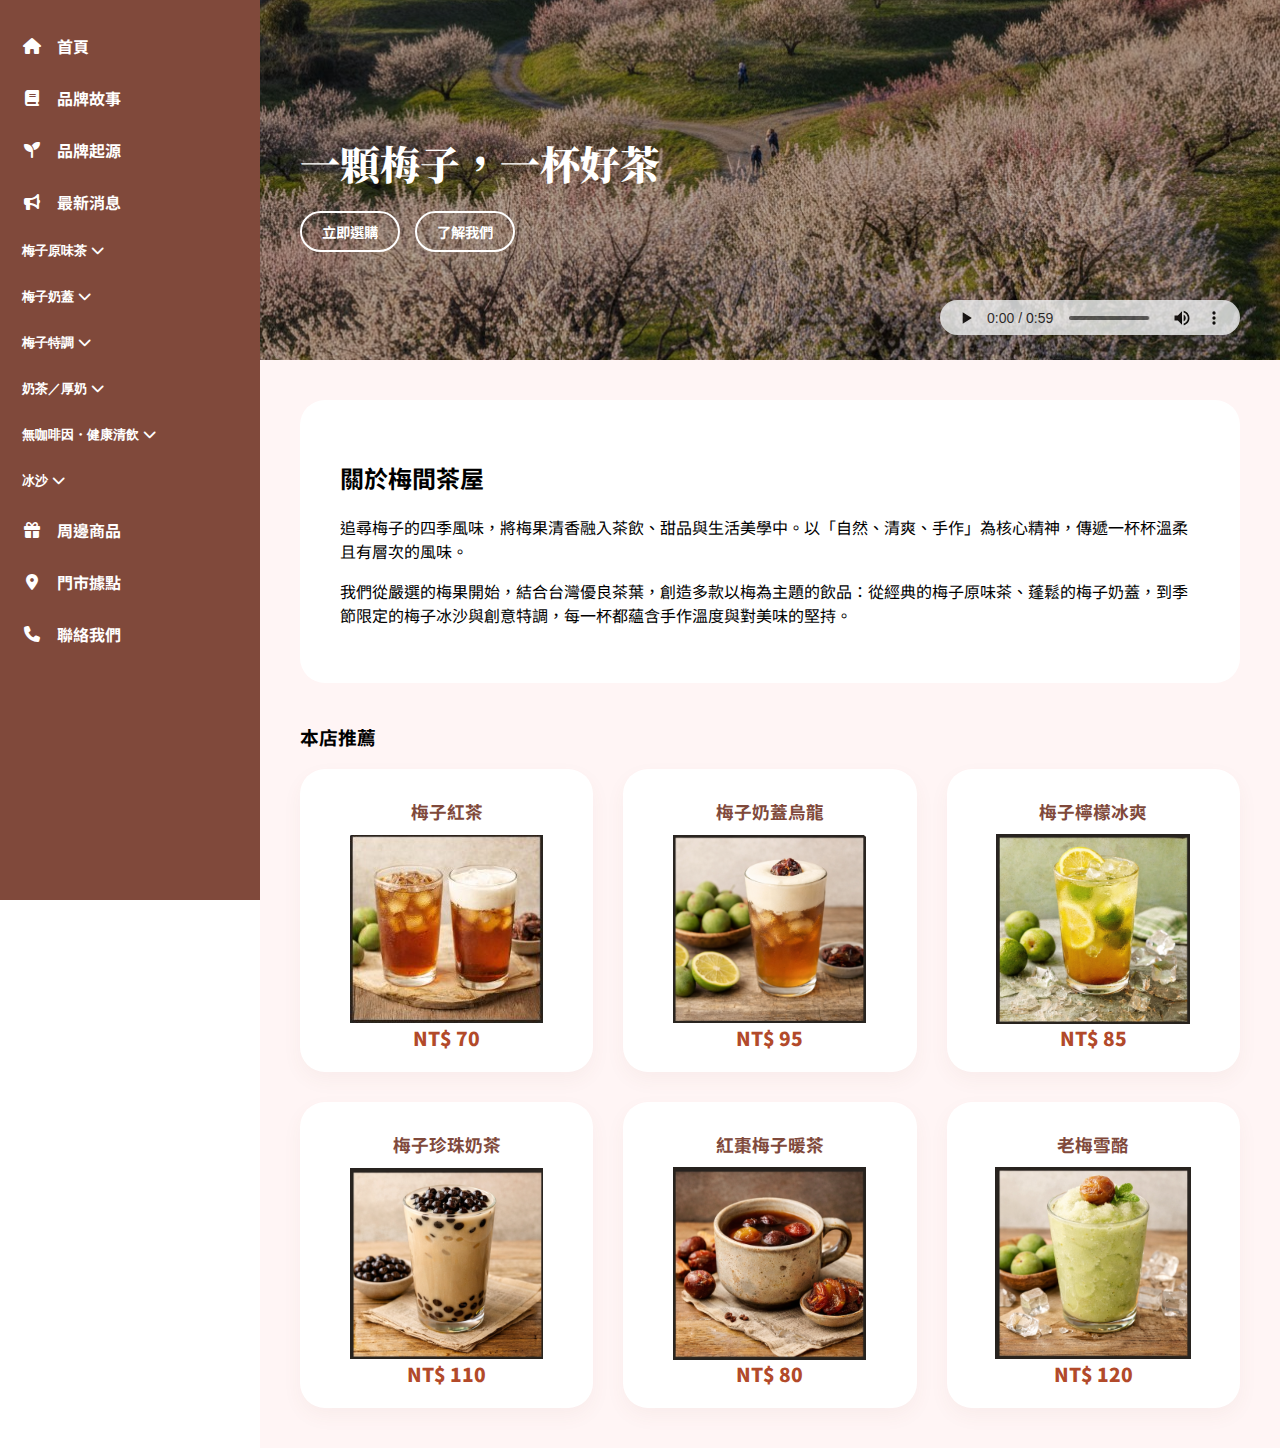
<file: index.html>
<!DOCTYPE html>
<html lang="zh-Hant">
<head>
    <meta charset="utf-8" />
    <meta name="viewport" content="width=device-width, initial-scale=1" />
    <title>梅間茶屋 | 一顆梅子，一杯好茶</title>
    <link rel="stylesheet" href="https://cdnjs.cloudflare.com/ajax/libs/font-awesome/6.5.0/css/all.min.css">
    <link rel="stylesheet" href="style2.css">
</head>
<body>

    <aside class="site-aside">
        <nav>
            <ul>
                <li><a href="index.html"><i class="fa-solid fa-house"></i> 首頁</a></li>
                <li><a href="about.html"><i class="fa-solid fa-book"></i> 品牌故事</a></li>
                <li><a href="origin.html"><i class="fa-solid fa-seedling"></i> 品牌起源</a></li>
                <li><a href="news.html"><i class="fa-solid fa-bullhorn"></i> 最新消息</a></li>
                
                <li class="menu-group">
                    <button class="menu-toggle">梅子原味茶 <i class="fa-solid fa-chevron-down"></i></button>
                    <ul class="submenu">
                        <li><a href="product_redtea.html">梅子紅茶</a></li>
                        <li><a href="product_greentea.html">梅子綠茶</a></li>
                        <li><a href="product_oolong.html">梅子烏龍</a></li>
                        <li><a href="product_qingcha.html">梅子青茶</a></li>
                    </ul>
                </li>

                <li class="menu-group">
                    <button class="menu-toggle">梅子奶蓋 <i class="fa-solid fa-chevron-down"></i></button>
                    <ul class="submenu">
                        <li><a href="milkcap_redtea.html">梅子奶蓋紅茶</a></li>
                        <li><a href="milkcap_oolong.html">梅子奶蓋烏龍</a></li>
                        <li><a href="milkcap_qingcha.html">梅子奶蓋青茶</a></li>
                    </ul>
                </li>

                <li class="menu-group">
                    <button class="menu-toggle">梅子特調 <i class="fa-solid fa-chevron-down"></i></button>
                    <ul class="submenu">
                        <li><a href="special_lemon.html">梅子檸檬冰爽</a></li>
                        <li><a href="special_bubble.html">青梅氣泡飲</a></li>
                        <li><a href="special_fruittea.html">梅蜜水果茶</a></li>
                        <li><a href="special_jelly.html">梅子凍飲茶</a></li>
                    </ul>
                </li>

                <li class="menu-group">
                    <button class="menu-toggle">奶茶／厚奶 <i class="fa-solid fa-chevron-down"></i></button>
                    <ul class="submenu">
                        <li><a href="thick_milk_qingcha.html">厚奶青茶</a></li>
                        <li><a href="thick_milk_brown.html">黑糖厚奶</a></li>
                        <li><a href="thick_milk_pearl.html">梅子珍珠奶茶</a></li>
                    </ul>
                </li>

                <li class="menu-group">
                    <button class="menu-toggle">無咖啡因・健康清飲 <i class="fa-solid fa-chevron-down"></i></button>
                    <ul class="submenu">
                        <li><a href="health_warm.html">紅棗梅子暖茶</a></li>
                        <li><a href="health_cassia.html">梅子決明子茶</a></li>
                        <li><a href="health_herb.html">檸檬梅花草茶</a></li>
                    </ul>
                </li>

                <li class="menu-group">
                    <button class="menu-toggle">冰沙 <i class="fa-solid fa-chevron-down"></i></button>
                    <ul class="submenu">
                        <li><a href="slush_plum.html">梅子冰沙</a></li>
                        <li><a href="slush_sorbet.html">老梅雪酪</a></li>
                        <li><a href="slush_jelly.html">梅蜜寒天凍飲</a></li>
                    </ul>
                </li>

                <li><a href="merch.html"><i class="fa-solid fa-gift"></i> 周邊商品</a></li>
                <li><a href="stores.html"><i class="fa-solid fa-map-marker-alt"></i> 門市據點</a></li>
                <li><a href="contact.html"><i class="fa-solid fa-phone"></i> 聯絡我們</a></li>
            </ul>
        </nav>
    </aside>

    <div class="content-wrapper">
        <header class="site-header">
            <div class="banner">
                <div class="banner-inner">
                    <h1 class="slogan">一顆梅子，一杯好茶</h1>
                    <div class="banner-buttons">
                        <a class="btn primary" href="product_list.html">立即選購</a>
                        <a class="btn ghost" href="about.html">了解我們</a>
                    </div>
                </div>
                <div class="banner-controls">
                    <audio controls class="banner-audio">
                        <source src="media/webmusic.mp3" type="audio/mpeg">
                        您的瀏覽器不支援音樂播放。
                    </audio>
                </div>
            </div>
        </header>

        <main class="site-main">
            <article class="brand-article">
                <h2>關於梅間茶屋</h2>
                <p>追尋梅子的四季風味，將梅果清香融入茶飲、甜品與生活美學中。以「自然、清爽、手作」為核心精神，傳遞一杯杯溫柔且有層次的風味。</p>
                <p>我們從嚴選的梅果開始，結合台灣優良茶葉，創造多款以梅為主題的飲品：從經典的梅子原味茶、蓬鬆的梅子奶蓋，到季節限定的梅子冰沙與創意特調，每一杯都蘊含手作溫度與對美味的堅持。</p>
            </article>

            <section class="product-area">
                <header class="section-head">
                    <h3>本店推薦</h3>
                </header>

                <div class="product-grid">
                    <article class="card">
                        <h4 class="prod-name">梅子紅茶</h4>
                        <img src="images/tea_red.jpg" alt="梅子紅茶">
                        <p class="price">NT$ 70</p>
                    </article>

                    <article class="card">
                        <h4 class="prod-name">梅子奶蓋烏龍</h4>
                        <img src="images/milkcap_oolong.png" alt="梅子奶蓋烏龍">
                        <p class="price">NT$ 95</p>
                    </article>

                    <article class="card">
                        <h4 class="prod-name">梅子檸檬冰爽</h4>
                        <img src="images/lemon_drink.png" alt="梅子檸檬冰爽">
                        <p class="price">NT$ 85</p>
                    </article>

                    <article class="card">
                        <h4 class="prod-name">梅子珍珠奶茶</h4>
                        <img src="images/pearl_milk_tea.png" alt="梅子珍珠奶茶">
                        <p class="price">NT$ 110</p>
                    </article>

                    <article class="card">
                        <h4 class="prod-name">紅棗梅子暖茶</h4>
                        <img src="images/warm_tea.png" alt="紅棗梅子暖茶">
                        <p class="price">NT$ 80</p>
                    </article>

                    <article class="card">
                        <h4 class="prod-name">老梅雪酪</h4>
                        <img src="images/sorbet.png" alt="老梅雪酪">
                        <p class="price">NT$ 120</p>
                    </article>
                </div>
            </section
</file>
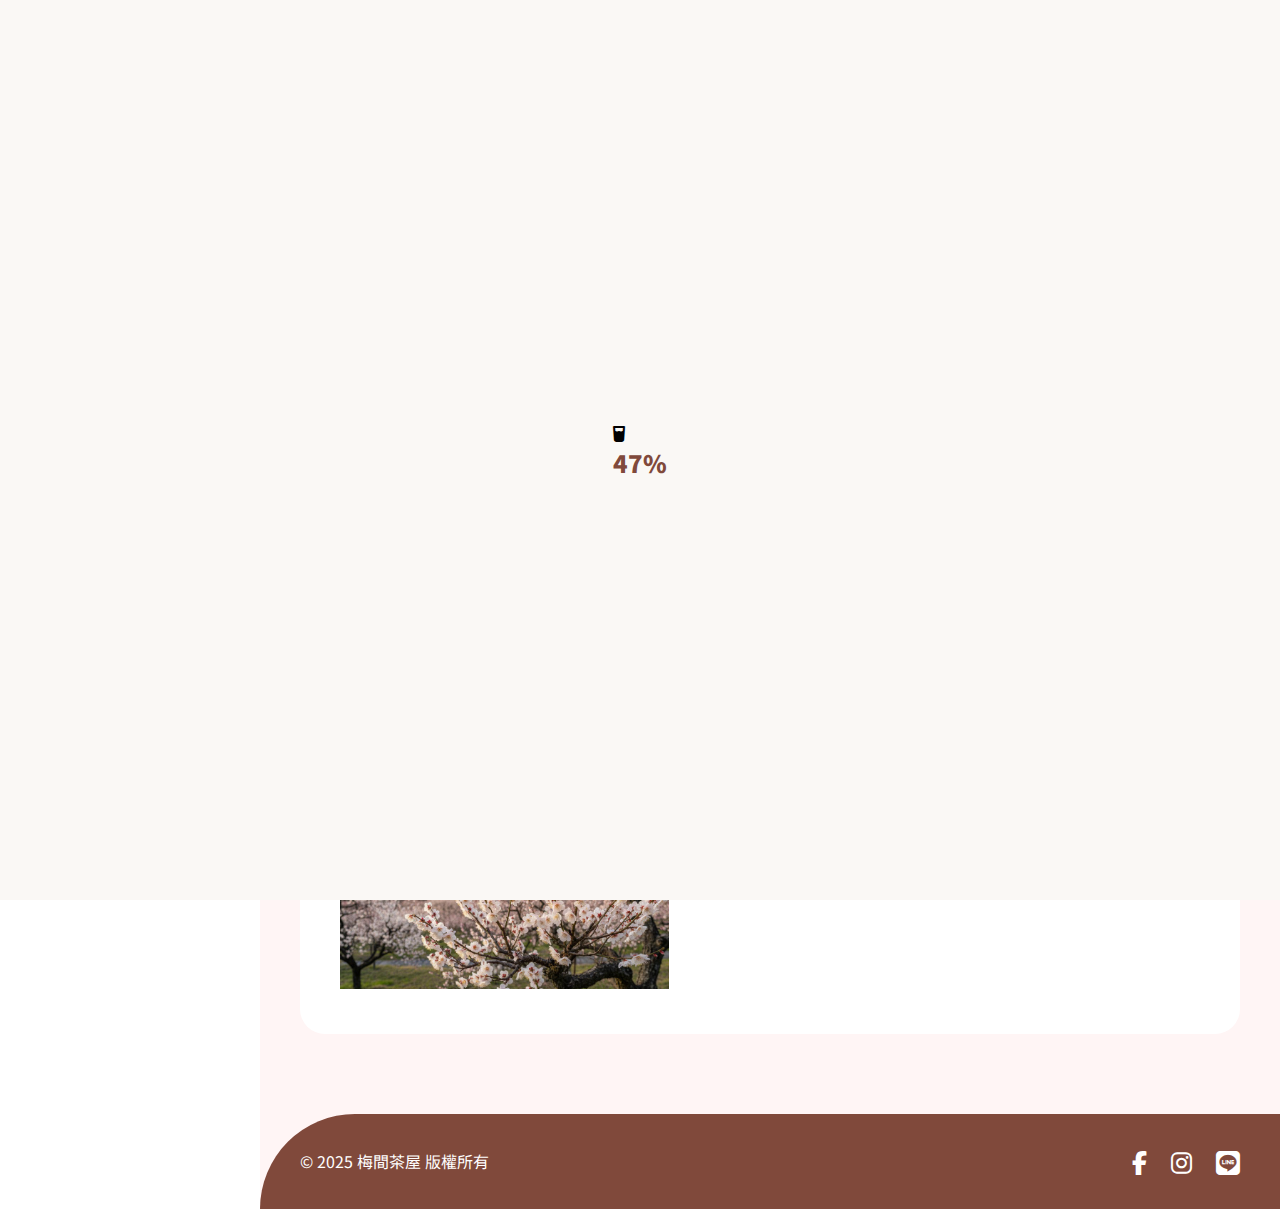
<file: about.html>
<!DOCTYPE html>
<html lang="zh-Hant">
<head>
    <meta charset="utf-8" />
    <meta name="viewport" content="width=device-width, initial-scale=1" />
    <title>品牌故事 | 梅間茶屋</title>
    <link rel="stylesheet" href="https://cdnjs.cloudflare.com/ajax/libs/font-awesome/6.5.0/css/all.min.css">
    <link rel="stylesheet" href="style2.css">
</head>
<body>

    <div id="loading-screen">
        <div class="loading-content">
            <i class="fa-solid fa-glass-water loading-icon"></i>
            <div class="loading-bar-container">
                <div id="loading-fill"></div>
            </div>
            <div id="loading-text">0%</div>
        </div>
    </div>

    <aside class="site-aside">
        <nav>
            <ul>
                <li><a href="index.html"><i class="fa-solid fa-house"></i> 首頁</a></li>
                <li><a href="about.html"><i class="fa-solid fa-book"></i> 品牌故事</a></li>
                <li><a href="origin.html"><i class="fa-solid fa-seedling"></i> 品牌起源</a></li>
                <li><a href="news.html"><i class="fa-solid fa-bullhorn"></i> 最新消息</a></li>
                
                <li class="menu-label">MENU</li>

                <li class="menu-group">
                    <button class="menu-toggle">梅子原味茶 <i class="fa-solid fa-chevron-down"></i></button>
                    <ul class="submenu">
                        <li><a href="product_redtea.html">梅子紅茶</a></li>
                        <li><a href="product_greentea.html">梅子綠茶</a></li>
                        <li><a href="product_oolong.html">梅子烏龍</a></li>
                        <li><a href="product_qingcha.html">梅子青茶</a></li>
                    </ul>
                </li>

                <li class="menu-group">
                    <button class="menu-toggle">梅子奶蓋 <i class="fa-solid fa-chevron-down"></i></button>
                    <ul class="submenu">
                        <li><a href="milkcap_redtea.html">梅子奶蓋紅茶</a></li>
                        <li><a href="milkcap_oolong.html">梅子奶蓋烏龍</a></li>
                        <li><a href="milkcap_qingcha.html">梅子奶蓋青茶</a></li>
                    </ul>
                </li>

                <li class="menu-group">
                    <button class="menu-toggle">梅子特調 <i class="fa-solid fa-chevron-down"></i></button>
                    <ul class="submenu">
                        <li><a href="special_lemon.html">梅子檸檬冰爽</a></li>
                        <li><a href="special_bubble.html">青梅氣泡飲</a></li>
                        <li><a href="special_fruittea.html">梅蜜水果茶</a></li>
                        <li><a href="special_jelly.html">梅子凍飲茶</a></li>
                    </ul>
                </li>

                <li><a href="merch.html"><i class="fa-solid fa-gift"></i> 周邊商品</a></li>
                <li><a href="stores.html"><i class="fa-solid fa-map-marker-alt"></i> 門市據點</a></li>
                <li><a href="contact.html"><i class="fa-solid fa-phone"></i> 聯絡我們</a></li>
            </ul>
        </nav>
    </aside>

    <div class="content-wrapper">
        <header class="site-header">
            <div class="banner">
                <div class="banner-inner">
                    <h1 class="slogan">品牌故事</h1>
                </div>
            </div>
        </header>

        <main class="site-main">
            <article class="brand-article">
                <header class="article-header">
                    <h2 class="article-title">品牌故事</h2>
                    <p class="article-subtitle">一顆梅子，一杯剛剛好的茶</p>
                    <div class="title-underline"></div>
                </header>

                <div class="article-content">
                    <p>在四季流轉的時光裡，梅子總是靜靜存在。<br>
                       它不張揚，卻耐人尋味；酸甜之間，藏著歲月的溫度。</p>

                    <p>梅間茶屋誕生於這樣的想法——<br>
                       我們想做的不只是一杯解渴的飲料，而是一段能被慢慢品味的日常片刻。</p>

                    <p>在忙碌、快速的生活節奏中，人們習慣了甜膩與刺激，卻漸漸忘了<strong>「剛剛好」</strong>的味道。<br>
                       梅間茶屋選擇以梅子為起點，搭配茶葉、乳香與自然素材，重新找回那份溫潤、清爽、不過度的平衡。</p>

                    <blockquote class="brand-quote">
                        每一杯飲品，都是對生活的一次溫柔提醒：<br>
                        <span>慢一點，喝一口，感受當下。</span>
                    </blockquote>
                </div>

                <div class="article-image-wrapper">
                    <img src="images/23.png" alt="梅間茶屋風景" class="story-image">
                </div>
            </article>
        </main>

        <footer class="site-footer">
            <div class="footer-left">&copy; 2025 梅間茶屋 版權所有</div>
            <div class="footer-right">
                <a href="#"><i class="fab fa-facebook-f"></i></a>
                <a href="#"><i class="fab fa-instagram"></i></a>
                <a href="#"><i class="fab fa-line"></i></a>
            </div>
        </footer>
    </div>

    <script>
        // A. 1.5秒加載動畫
        window.addEventListener('load', function() {
            let progress = 0;
            const loadingText = document.getElementById('loading-text');
            const loadingFill = document.getElementById('loading-fill');
            const loadingScreen = document.getElementById('loading-screen');
            
            const interval = setInterval(() => {
                progress += 1;
                if (loadingText) loadingText.innerText = progress + "%";
                if (loadingFill) loadingFill.style.width = progress + "%";
                
                if (progress >= 100) {
                    clearInterval(interval);
                    setTimeout(() => {
                        loadingScreen.style.opacity = '0';
                        setTimeout(() => {
                            loadingScreen.style.display = 'none';
                        }, 500); 
                    }, 200);
                }
            }, 15); 
        });

        // B. 選單展開/收合控制
        document.querySelectorAll('.menu-toggle').forEach(button => {
            button.addEventListener('click', function() {
                this.classList.toggle('active');
                const submenu = this.nextElementSibling;
                if (submenu.style.maxHeight) {
                    submenu.style.maxHeight = null;
                } else {
                    submenu.style.maxHeight = submenu.scrollHeight + "px";
                }
            });
        });
    </script>
</body>
</html>
</file>
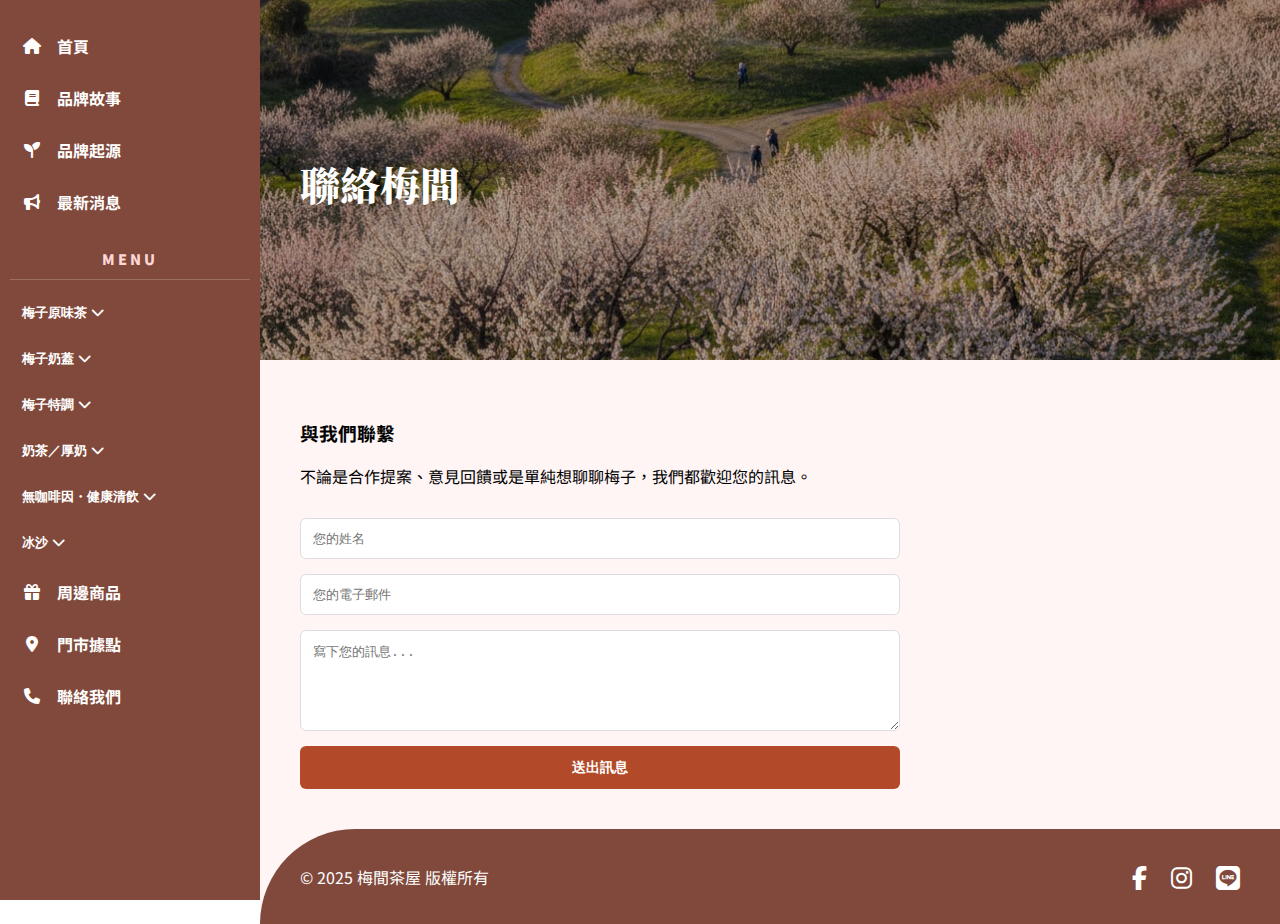
<file: contact.html>
<!DOCTYPE html>
<html lang="zh-Hant">
<head>
    <meta charset="utf-8" />
    <meta name="viewport" content="width=device-width, initial-scale=1" />
    <title>聯絡我們 | 梅間茶屋</title>
    <link rel="stylesheet" href="https://cdnjs.cloudflare.com/ajax/libs/font-awesome/6.5.0/css/all.min.css">
    <link rel="stylesheet" href="style2.css">
</head>
<body>

    <aside class="site-aside">
        <nav>
            <ul>
                <li><a href="index.html"><i class="fa-solid fa-house"></i> 首頁</a></li>
                <li><a href="about.html"><i class="fa-solid fa-book"></i> 品牌故事</a></li>
                <li><a href="origin.html"><i class="fa-solid fa-seedling"></i> 品牌起源</a></li>
                <li><a href="news.html"><i class="fa-solid fa-bullhorn"></i> 最新消息</a></li>
                
                <li class="menu-label">MENU</li>

                <li class="menu-group">
                    <button class="menu-toggle">梅子原味茶 <i class="fa-solid fa-chevron-down"></i></button>
                    <ul class="submenu">
                        <li><a href="product_redtea.html">梅子紅茶</a></li>
                        <li><a href="product_greentea.html">梅子綠茶</a></li>
                        <li><a href="product_oolong.html">梅子烏龍</a></li>
                        <li><a href="product_qingcha.html">梅子青茶</a></li>
                    </ul>
                </li>

                <li class="menu-group">
                    <button class="menu-toggle">梅子奶蓋 <i class="fa-solid fa-chevron-down"></i></button>
                    <ul class="submenu">
                        <li><a href="milkcap_redtea.html">梅子奶蓋紅茶</a></li>
                        <li><a href="milkcap_oolong.html">梅子奶蓋烏龍</a></li>
                        <li><a href="milkcap_qingcha.html">梅子奶蓋青茶</a></li>
                    </ul>
                </li>

                <li class="menu-group">
                    <button class="menu-toggle">梅子特調 <i class="fa-solid fa-chevron-down"></i></button>
                    <ul class="submenu">
                        <li><a href="special_lemon.html">梅子檸檬冰爽</a></li>
                        <li><a href="special_bubble.html">青梅氣泡飲</a></li>
                        <li><a href="special_fruittea.html">梅蜜水果茶</a></li>
                        <li><a href="special_jelly.html">梅子凍飲茶</a></li>
                    </ul>
                </li>

                <li class="menu-group">
                    <button class="menu-toggle">奶茶／厚奶 <i class="fa-solid fa-chevron-down"></i></button>
                    <ul class="submenu">
                        <li><a href="thick_milk_qingcha.html">厚奶青茶</a></li>
                        <li><a href="thick_milk_brown.html">黑糖厚奶</a></li>
                        <li><a href="thick_milk_pearl.html">梅子珍珠奶茶</a></li>
                    </ul>
                </li>

                <li class="menu-group">
                    <button class="menu-toggle">無咖啡因・健康清飲 <i class="fa-solid fa-chevron-down"></i></button>
                    <ul class="submenu">
                        <li><a href="health_warm.html">紅棗梅子暖茶</a></li>
                        <li><a href="health_cassia.html">梅子決明子茶</a></li>
                        <li><a href="health_herb.html">檸檬梅花草茶</a></li>
                    </ul>
                </li>

                <li class="menu-group">
                    <button class="menu-toggle">冰沙 <i class="fa-solid fa-chevron-down"></i></button>
                    <ul class="submenu">
                        <li><a href="slush_plum.html">梅子冰沙</a></li>
                        <li><a href="slush_sorbet.html">老梅雪酪</a></li>
                        <li><a href="slush_jelly.html">梅蜜寒天凍飲</a></li>
                    </ul>
                </li>

                <li><a href="merch.html"><i class="fa-solid fa-gift"></i> 周邊商品</a></li>
                <li><a href="stores.html"><i class="fa-solid fa-map-marker-alt"></i> 門市據點</a></li>
                <li><a href="contact.html"><i class="fa-solid fa-phone"></i> 聯絡我們</a></li>
            </ul>
        </nav>
    </aside>

    <div class="content-wrapper">
        <header class="site-header">
            <div class="banner">
                <div class="banner-inner">
                    <h1 class="slogan">聯絡梅間</h1>
                </div>
            </div>
        </header>

        <main class="site-main">
            <section class="product-area">
                <header class="section-head">
                    <h3>與我們聯繫</h3>
                    <p>不論是合作提案、意見回饋或是單純想聊聊梅子，我們都歡迎您的訊息。</p>
                </header>
                
                <div style="max-width: 600px; margin-top: 30px;">
                    <form style="display: flex; flex-direction: column; gap: 15px;">
                        <input type="text" placeholder="您的姓名" style="padding: 12px; border: 1px solid #ddd; border-radius: 6px;">
                        <input type="email" placeholder="您的電子郵件" style="padding: 12px; border: 1px solid #ddd; border-radius: 6px;">
                        <textarea placeholder="寫下您的訊息..." rows="5" style="padding: 12px; border: 1px solid #ddd; border-radius: 6px;"></textarea>
                        <button type="submit" class="btn primary" style="background: #b24a2a; color: white; border: none; cursor: pointer; padding: 12px; border-radius: 6px; font-weight: bold;">送出訊息</button>
                    </form>
                </div>
            </section>
        </main>

        <footer class="site-footer">
            <div class="footer-left">
                &copy; 2025 梅間茶屋 版權所有
            </div>
            <div class="footer-right">
                <a href="https://facebook.com" target="_blank" aria-label="Facebook"><i class="fab fa-facebook-f"></i></a>
                <a href="https://instagram.com" target="_blank" aria-label="Instagram"><i class="fab fa-instagram"></i></a>
                <a href="https://line.me" target="_blank" aria-label="Line"><i class="fab fa-line"></i></a>
            </div>
        </footer>
    </div>

    <script>
        document.querySelectorAll('.menu-toggle').forEach(button => {
            button.addEventListener('click', function() {
                this.classList.toggle('active');
                const submenu = this.nextElementSibling;
                if (submenu.style.maxHeight) {
                    submenu.style.maxHeight = null;
                } else {
                    submenu.style.maxHeight = submenu.scrollHeight + "px";
                }
            });
        });
    </script>
</body>
</html>
</file>
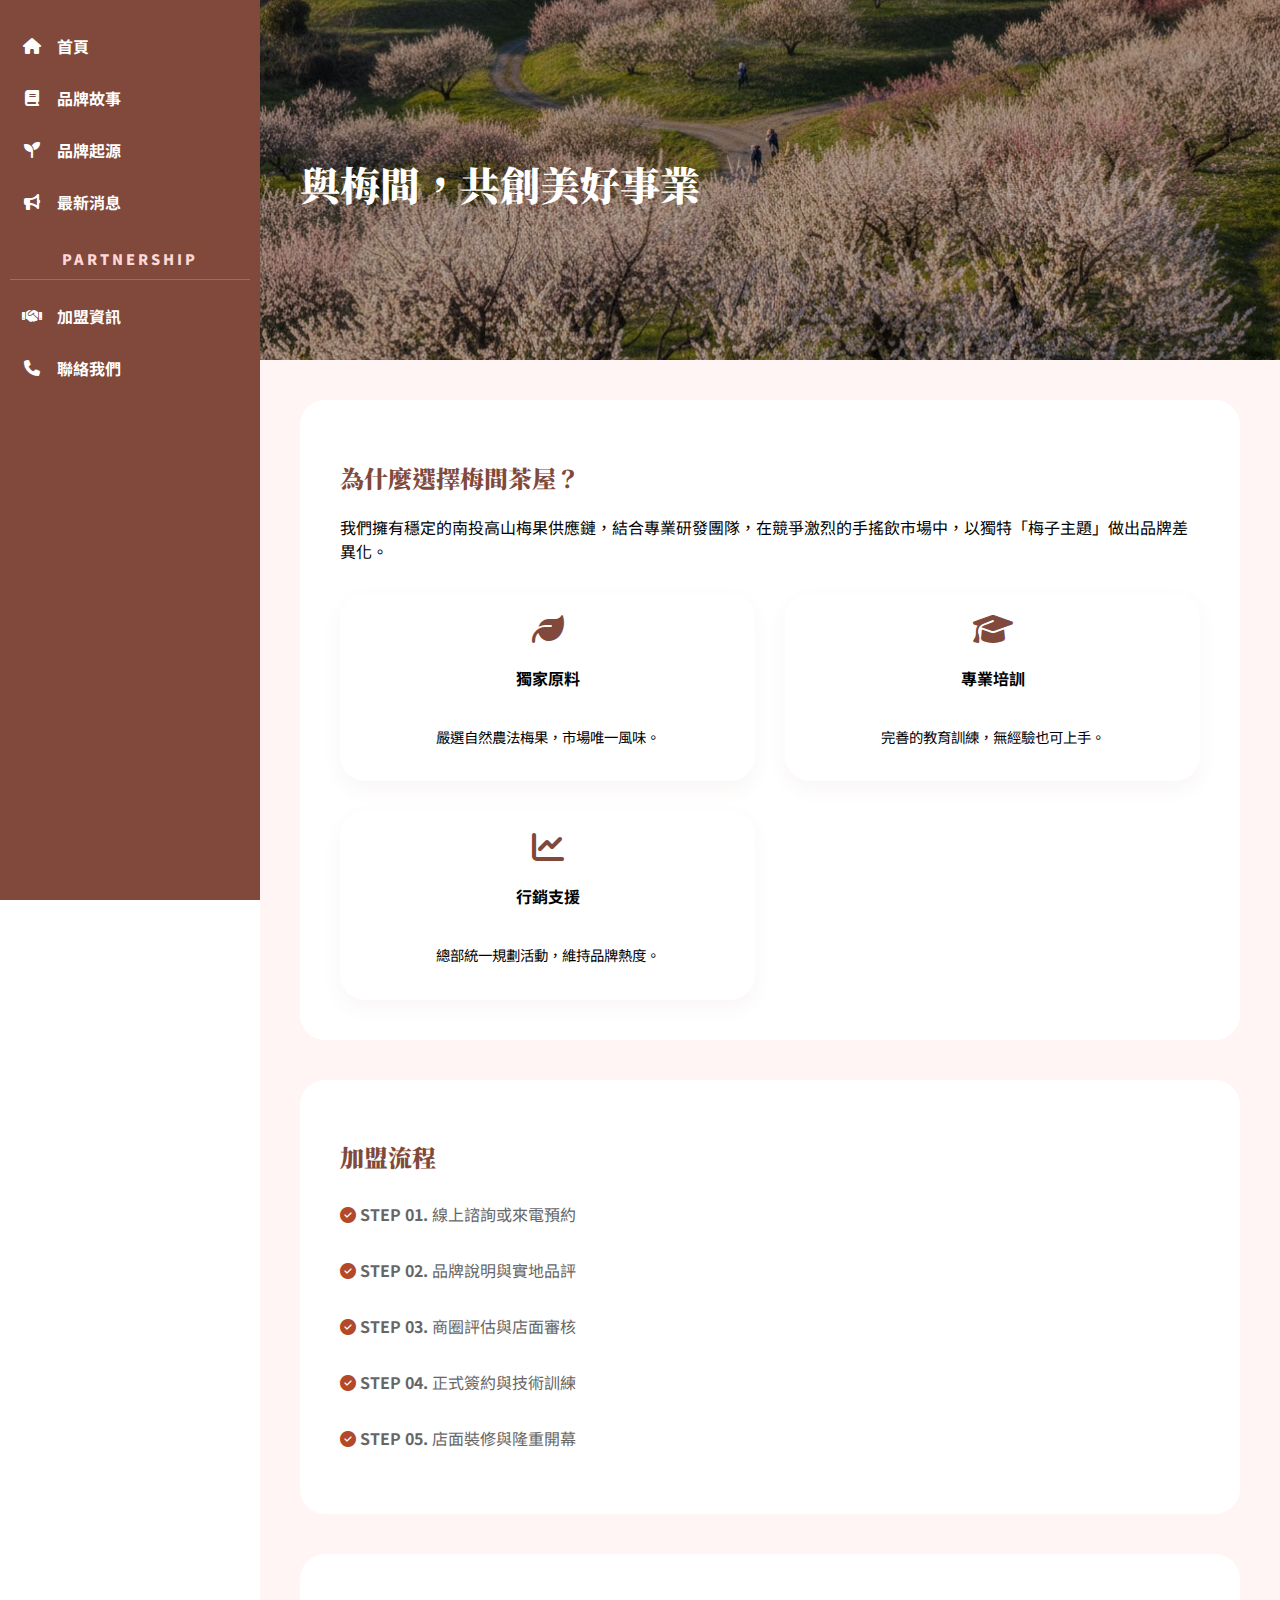
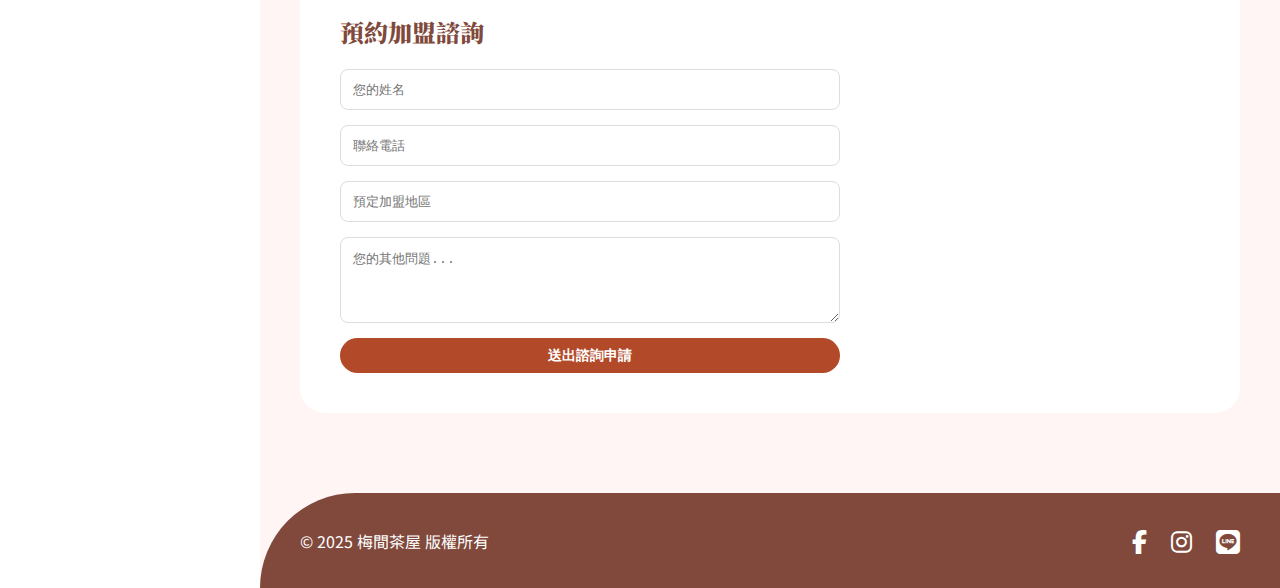
<file: join.html>
<!DOCTYPE html>
<html lang="zh-Hant">
<head>
    <meta charset="utf-8" />
    <meta name="viewport" content="width=device-width, initial-scale=1" />
    <title>加盟資訊 | 梅間茶屋</title>
    <link rel="stylesheet" href="https://cdnjs.cloudflare.com/ajax/libs/font-awesome/6.5.0/css/all.min.css">
    <link href="https://fonts.googleapis.com/css2?family=Noto+Serif+TC:wght@900&display=swap" rel="stylesheet">
    <link rel="stylesheet" href="style2.css">
</head>
<body>

    <header class="mobile-nav-header">
        <div class="mobile-logo">梅間茶屋</div>
        <button id="burger-toggle" class="burger-btn"><i class="fa-solid fa-bars"></i></button>
    </header>

    <aside class="site-aside" id="site-aside">
        <nav>
            <ul>
                <li><a href="index.html"><i class="fa-solid fa-house"></i> 首頁</a></li>
                <li><a href="about.html"><i class="fa-solid fa-book"></i> 品牌故事</a></li>
                <li><a href="origin.html"><i class="fa-solid fa-seedling"></i> 品牌起源</a></li>
                <li><a href="news.html"><i class="fa-solid fa-bullhorn"></i> 最新消息</a></li>
                <li class="menu-label">PARTNERSHIP</li>
                <li><a href="join.html"><i class="fa-solid fa-handshake"></i> 加盟資訊</a></li>
                <li><a href="contact.html"><i class="fa-solid fa-phone"></i> 聯絡我們</a></li>
            </ul>
        </nav>
    </aside>

    <div class="content-wrapper">
        <header class="site-header">
            <div class="banner">
                <div class="banner-inner">
                    <h1 class="slogan">與梅間，共創美好事業</h1>
                </div>
            </div>
        </header>

        <main class="site-main">
            <article class="brand-article">
                <h2 class="section-title">為什麼選擇梅間茶屋？</h2>
                <p>我們擁有穩定的南投高山梅果供應鏈，結合專業研發團隊，在競爭激烈的手搖飲市場中，以獨特「梅子主題」做出品牌差異化。</p>
                
                <div class="product-grid" style="margin-top: 30px;">
                    <div class="card" style="padding: 20px;">
                        <i class="fa-solid fa-leaf" style="font-size: 2rem; color: #80493B;"></i>
                        <h4>獨家原料</h4>
                        <p style="font-size: 0.9rem;">嚴選自然農法梅果，市場唯一風味。</p>
                    </div>
                    <div class="card" style="padding: 20px;">
                        <i class="fa-solid fa-graduation-cap" style="font-size: 2rem; color: #80493B;"></i>
                        <h4>專業培訓</h4>
                        <p style="font-size: 0.9rem;">完善的教育訓練，無經驗也可上手。</p>
                    </div>
                    <div class="card" style="padding: 20px;">
                        <i class="fa-solid fa-chart-line" style="font-size: 2rem; color: #80493B;"></i>
                        <h4>行銷支援</h4>
                        <p style="font-size: 0.9rem;">總部統一規劃活動，維持品牌熱度。</p>
                    </div>
                </div>
            </article>

            <section class="brand-article">
                <h2 class="section-title">加盟流程</h2>
                <div style="line-height: 2.5; color: #666;">
                    <p><i class="fa-solid fa-circle-check" style="color: #b24a2a;"></i> <strong>STEP 01.</strong> 線上諮詢或來電預約</p>
                    <p><i class="fa-solid fa-circle-check" style="color: #b24a2a;"></i> <strong>STEP 02.</strong> 品牌說明與實地品評</p>
                    <p><i class="fa-solid fa-circle-check" style="color: #b24a2a;"></i> <strong>STEP 03.</strong> 商圈評估與店面審核</p>
                    <p><i class="fa-solid fa-circle-check" style="color: #b24a2a;"></i> <strong>STEP 04.</strong> 正式簽約與技術訓練</p>
                    <p><i class="fa-solid fa-circle-check" style="color: #b24a2a;"></i> <strong>STEP 05.</strong> 店面裝修與隆重開幕</p>
                </div>
            </section>

            <section class="brand-article">
                <h2 class="section-title">預約加盟諮詢</h2>
                <form style="display: flex; flex-direction: column; gap: 15px; max-width: 500px;">
                    <input type="text" placeholder="您的姓名" style="padding: 12px; border: 1px solid #ddd; border-radius: 8px;">
                    <input type="tel" placeholder="聯絡電話" style="padding: 12px; border: 1px solid #ddd; border-radius: 8px;">
                    <input type="text" placeholder="預定加盟地區" style="padding: 12px; border: 1px solid #ddd; border-radius: 8px;">
                    <textarea placeholder="您的其他問題..." rows="4" style="padding: 12px; border: 1px solid #ddd; border-radius: 8px;"></textarea>
                    <button type="button" class="btn primary" style="background: #b24a2a; color: white; border: none; cursor: pointer; border-radius: 50px;" onclick="alert('申請已送出，專員將盡快與您聯繫！')">送出諮詢申請</button>
                </form>
            </section>
        </main>

        <footer class="site-footer">
            <div class="footer-left">&copy; 2025 梅間茶屋 版權所有</div>
            <div class="footer-right">
                <a href="#"><i class="fab fa-facebook-f"></i></a>
                <a href="#"><i class="fab fa-instagram"></i></a>
                <a href="#"><i class="fab fa-line"></i></a>
            </div>
        </footer>
    </div>

    <script>
        // 手機版選單
        document.getElementById('burger-toggle').onclick = () => {
            document.getElementById('site-aside').classList.toggle('active');
        };
    </script>
</body>
</html>
</file>
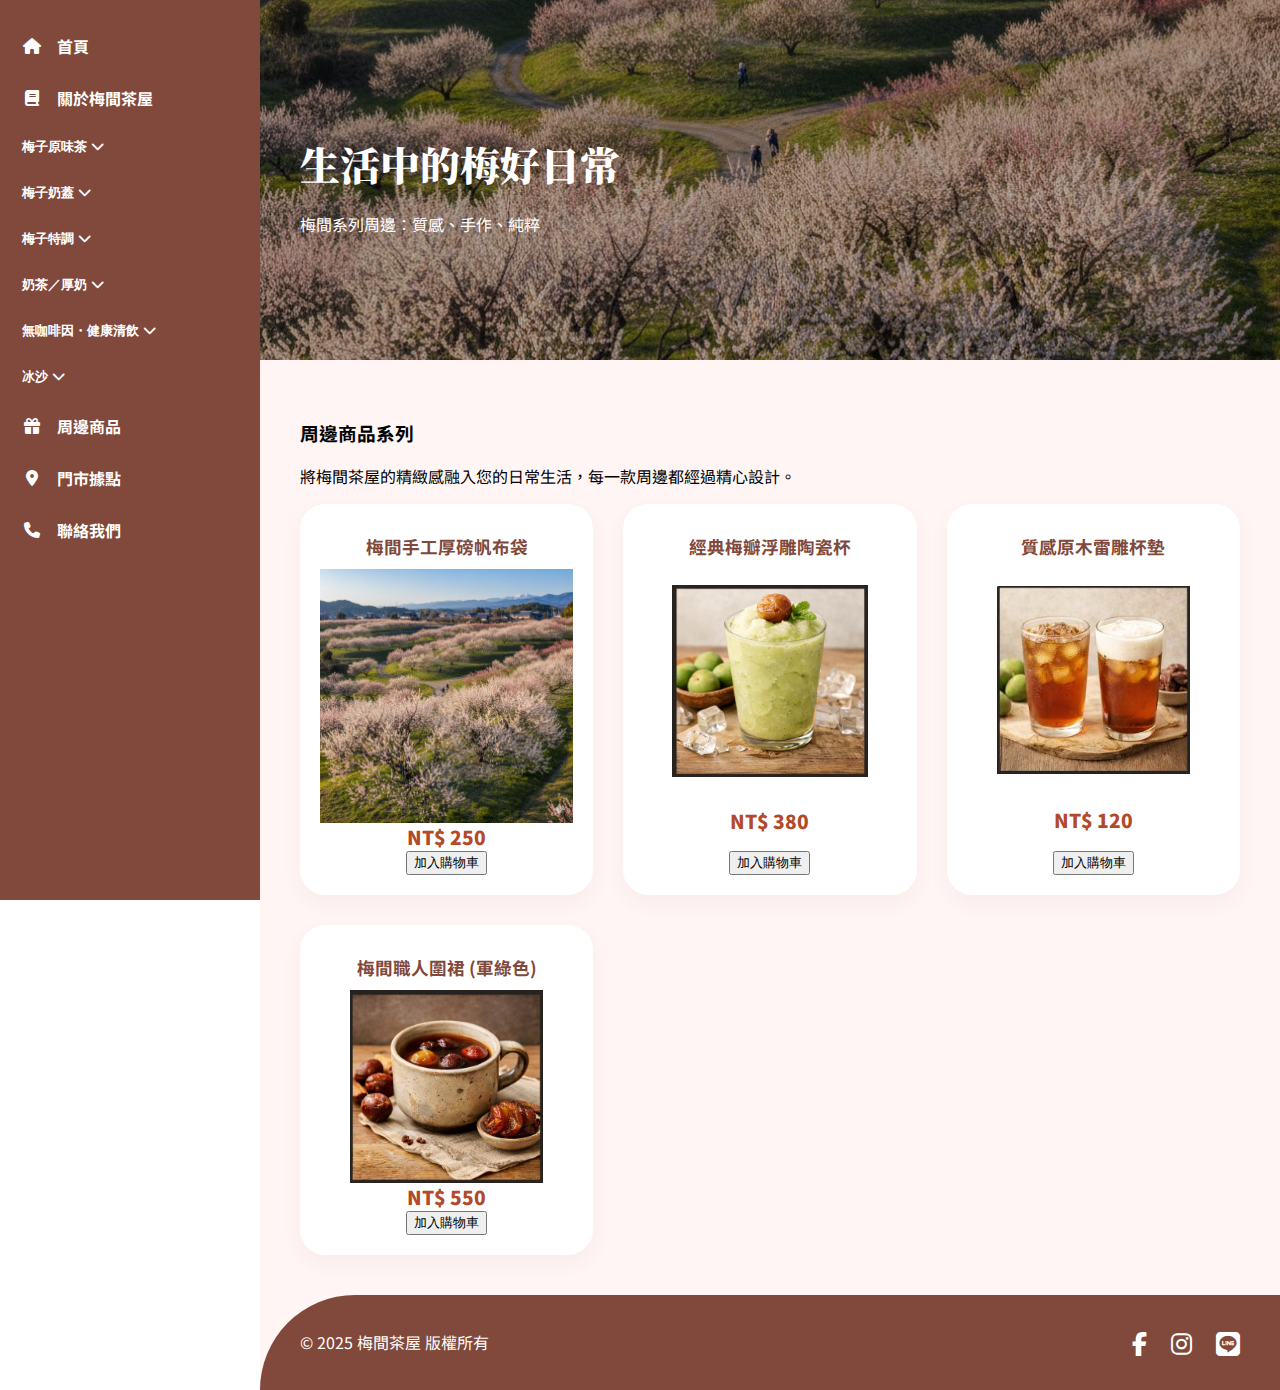
<file: merch.html>
<!DOCTYPE html>
<html lang="zh-Hant">
<head>
    <meta charset="utf-8" />
    <meta name="viewport" content="width=device-width, initial-scale=1" />
    <title>周邊商品 | 梅間茶屋</title>
    <link rel="stylesheet" href="https://cdnjs.cloudflare.com/ajax/libs/font-awesome/6.5.0/css/all.min.css">
    <link rel="stylesheet" href="style2.css">
</head>
<body>

    <aside class="site-aside">
        <nav>
            <ul>
                <li><a href="index.html"><i class="fa-solid fa-house"></i> 首頁</a></li>
                <li><a href="about.html"><i class="fa-solid fa-book"></i> 關於梅間茶屋</a></li>
                
                <li class="menu-group">
                    <button class="menu-toggle">梅子原味茶 <i class="fa-solid fa-chevron-down"></i></button>
                    <ul class="submenu">
                        <li><a href="product_redtea.html">梅子紅茶</a></li>
                        <li><a href="product_greentea.html">梅子綠茶</a></li>
                        <li><a href="product_oolong.html">梅子烏龍</a></li>
                        <li><a href="product_qingcha.html">梅子青茶</a></li>
                    </ul>
                </li>

                <li class="menu-group">
                    <button class="menu-toggle">梅子奶蓋 <i class="fa-solid fa-chevron-down"></i></button>
                    <ul class="submenu">
                        <li><a href="milkcap_red.html">梅子奶蓋紅茶</a></li>
                        <li><a href="milkcap_oolong.html">梅子奶蓋烏龍</a></li>
                    </ul>
                </li>

                <li class="menu-group">
                    <button class="menu-toggle">梅子特調 <i class="fa-solid fa-chevron-down"></i></button>
                    <ul class="submenu">
                        <li><a href="special_lemon.html">梅子檸檬冰爽</a></li>
                    </ul>
                </li>

                <li class="menu-group">
                    <button class="menu-toggle">奶茶／厚奶 <i class="fa-solid fa-chevron-down"></i></button>
                    <ul class="submenu">
                        <li><a href="milk_pearl.html">梅子珍珠奶茶</a></li>
                    </ul>
                </li>

                <li class="menu-group">
                    <button class="menu-toggle">無咖啡因・健康清飲 <i class="fa-solid fa-chevron-down"></i></button>
                    <ul class="submenu">
                        <li><a href="health_warm.html">紅棗梅子暖茶</a></li>
                    </ul>
                </li>

                <li class="menu-group">
                    <button class="menu-toggle">冰沙 <i class="fa-solid fa-chevron-down"></i></button>
                    <ul class="submenu">
                        <li><a href="slush_sorbet.html">老梅雪酪</a></li>
                    </ul>
                </li>

                <li><a href="merch.html" class="active"><i class="fa-solid fa-gift"></i> 周邊商品</a></li>
                <li><a href="stores.html"><i class="fa-solid fa-map-marker-alt"></i> 門市據點</a></li>
                <li><a href="contact.html"><i class="fa-solid fa-phone"></i> 聯絡我們</a></li>
            </ul>
        </nav>
    </aside>

    <div class="content-wrapper">
        <header class="site-header">
            <div class="banner">
                <div class="banner-inner">
                    <h1 class="slogan">生活中的梅好日常</h1>
                    <p>梅間系列周邊：質感、手作、純粹</p>
                </div>
            </div>
        </header>

        <main class="site-main">
            <section class="product-area">
                <header class="section-head">
                    <h3>周邊商品系列</h3>
                    <p class="section-desc">將梅間茶屋的精緻感融入您的日常生活，每一款周邊都經過精心設計。</p>
                </header>

                <div class="product-grid">
                    <article class="card">
                        <h4 class="prod-name">梅間手工厚磅帆布袋</h4>
                        <img src="images/bannerbg.jpg" alt="手工帆布袋">
                        <div class="divider"></div>
                        <p class="price">NT$ 250</p>
                        <button class="btn-buy">加入購物車</button>
                    </article>

                    <article class="card">
                        <h4 class="prod-name">經典梅瓣浮雕陶瓷杯</h4>
                        <img src="images/sorbet.png" alt="陶瓷杯">
                        <div class="divider"></div>
                        <p class="price">NT$ 380</p>
                        <button class="btn-buy">加入購物車</button>
                    </article>

                    <article class="card">
                        <h4 class="prod-name">質感原木雷雕杯墊</h4>
                        <img src="images/tea_red.jpg" alt="木製杯墊">
                        <div class="divider"></div>
                        <p class="price">NT$ 120</p>
                        <button class="btn-buy">加入購物車</button>
                    </article>

                    <article class="card">
                        <h4 class="prod-name">梅間職人圍裙 (軍綠色)</h4>
                        <img src="images/warm_tea.png" alt="職人圍裙">
                        <div class="divider"></div>
                        <p class="price">NT$ 550</p>
                        <button class="btn-buy">加入購物車</button>
                    </article>
                </div>
            </section>
        </main>

        <footer class="site-footer">
            <div class="footer-left">&copy; 2025 梅間茶屋 版權所有</div>
            <div class="footer-right">
                <a href="#"><i class="fab fa-facebook-f"></i></a>
                <a href="#"><i class="fab fa-instagram"></i></a>
                <a href="#"><i class="fab fa-line"></i></a>
            </div>
        </footer>
    </div>

    <script>
        document.querySelectorAll('.menu-toggle').forEach(button => {
            button.addEventListener('click', () => {
                const submenu = button.nextElementSibling;
                button.classList.toggle('active');
                submenu.classList.toggle('open');
            });
        });
    </script>
</body>
</html>
</file>
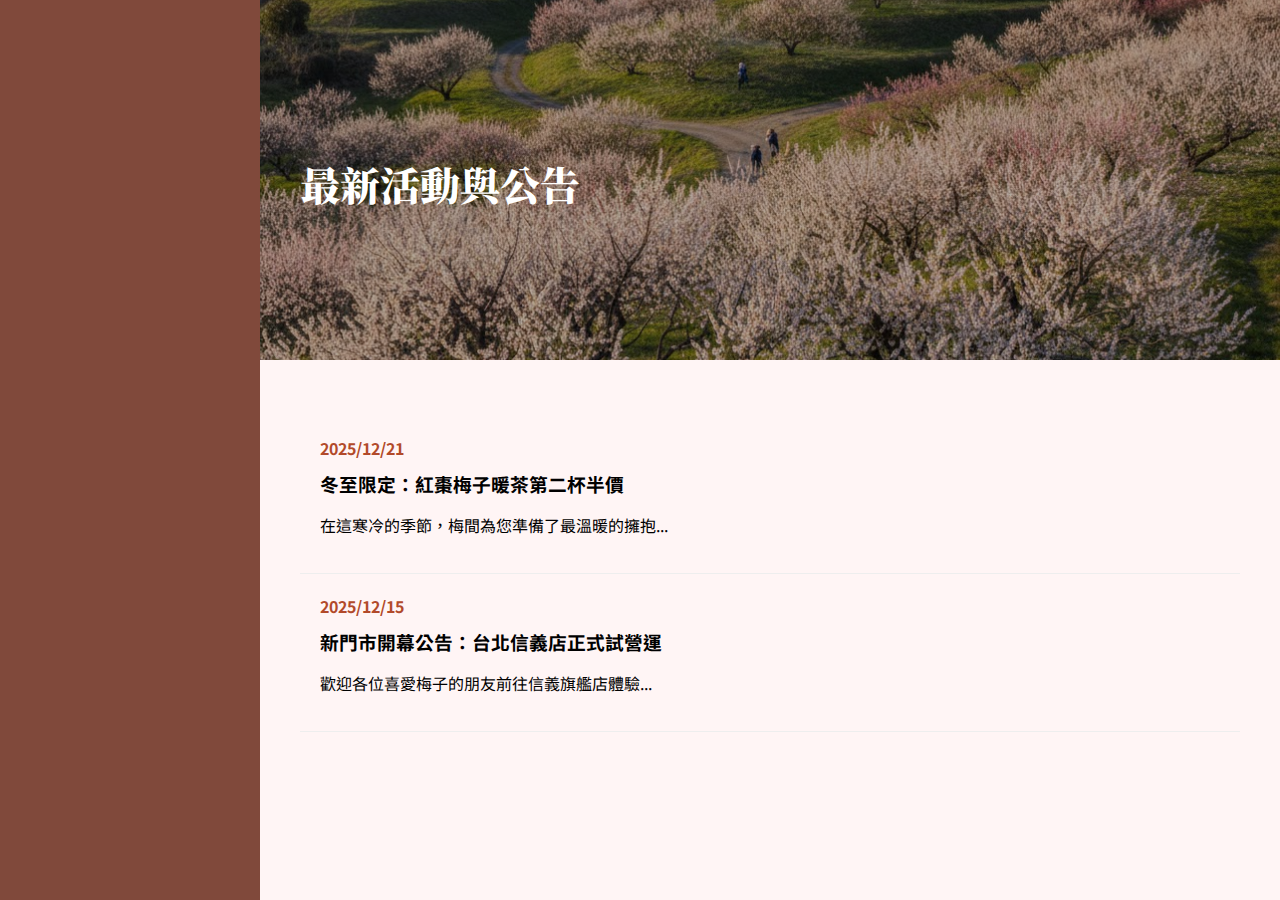
<file: news.html>
<!DOCTYPE html>
<html lang="zh-Hant">
<head>
    <meta charset="utf-8" />
    <title>最新消息 | 梅間茶屋</title>
    <link rel="stylesheet" href="https://cdnjs.cloudflare.com/ajax/libs/font-awesome/6.5.0/css/all.min.css">
    <link rel="stylesheet" href="style2.css">
</head>
<body>
    <aside class="site-aside">
        </aside>

    <div class="content-wrapper">
        <header class="site-header">
            <div class="banner">
                <div class="banner-inner">
                    <h1 class="slogan">最新活動與公告</h1>
                </div>
            </div>
        </header>

        <main class="site-main">
            <section class="news-area">
                <ul class="news-list" style="list-style: none; padding: 0;">
                    <li style="padding: 20px; border-bottom: 1px solid #eee;">
                        <span class="date" style="color: #b24a2a; font-weight: bold;">2025/12/21</span>
                        <h3 style="margin: 10px 0;">冬至限定：紅棗梅子暖茶第二杯半價</h3>
                        <p>在這寒冷的季節，梅間為您準備了最溫暖的擁抱...</p>
                    </li>
                    <li style="padding: 20px; border-bottom: 1px solid #eee;">
                        <span class="date" style="color: #b24a2a; font-weight: bold;">2025/12/15</span>
                        <h3 style="margin: 10px 0;">新門市開幕公告：台北信義店正式試營運</h3>
                        <p>歡迎各位喜愛梅子的朋友前往信義旗艦店體驗...</p>
                    </li>
                </ul>
            </section>
        </main>
    </div>
</body>
</html>
</file>
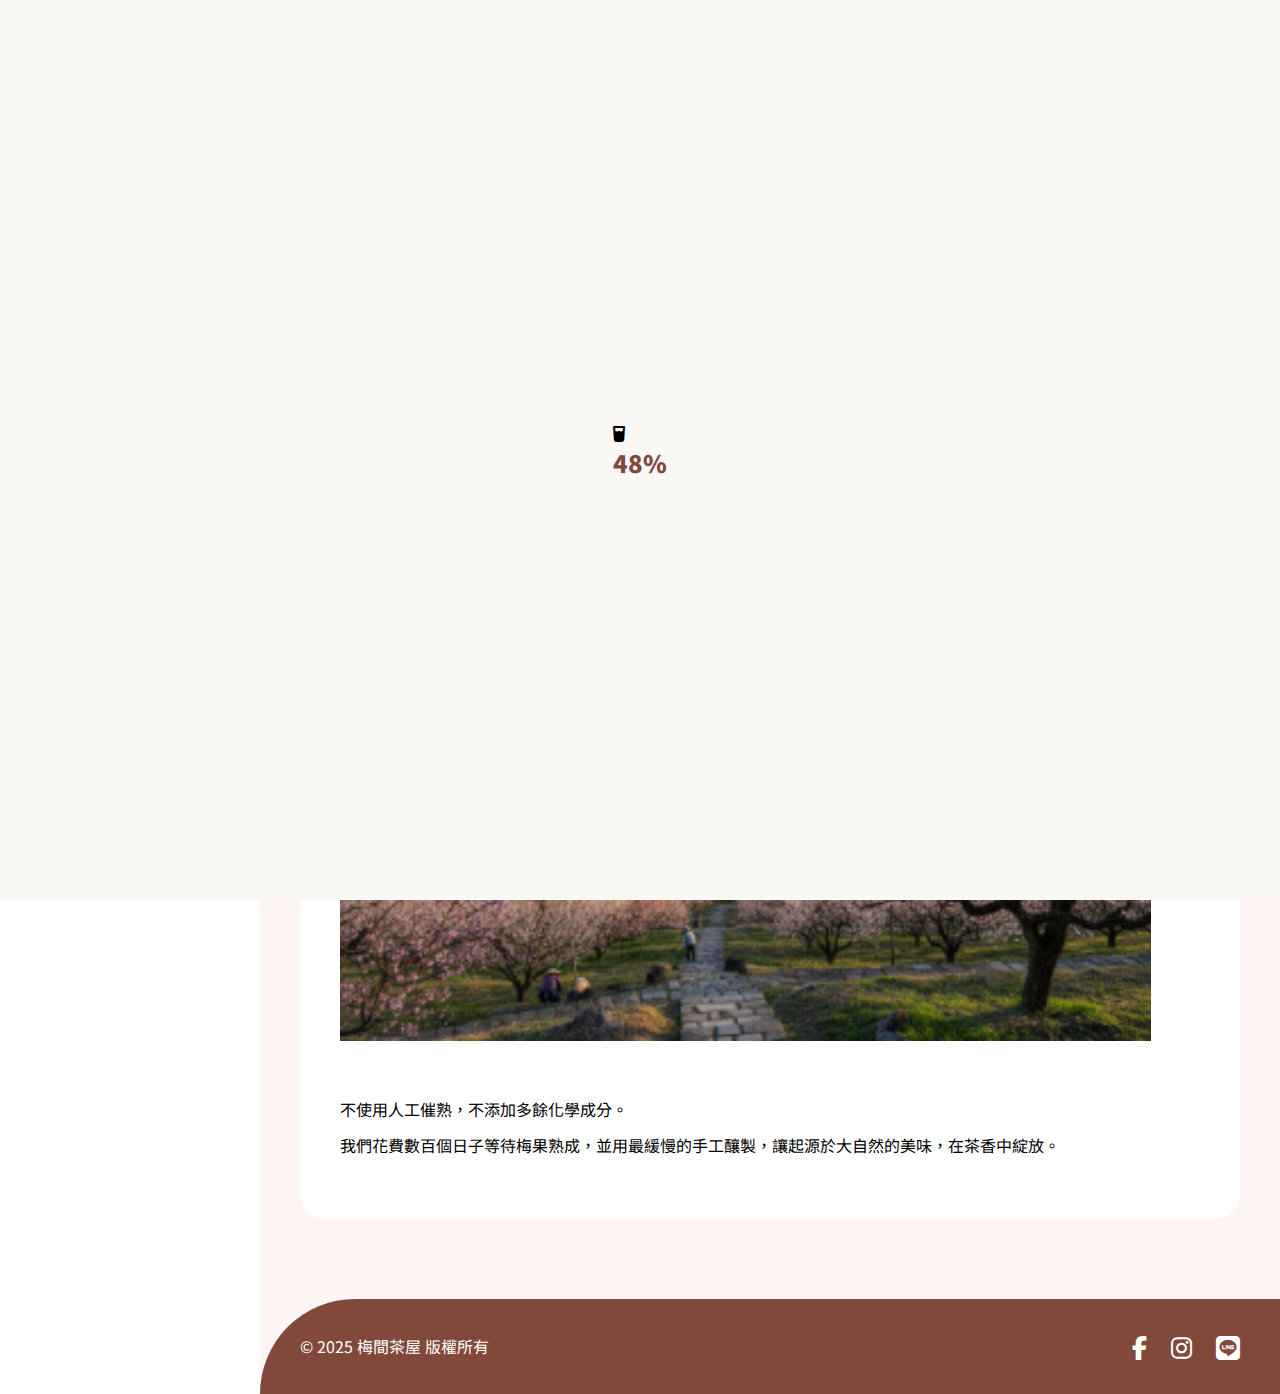
<file: origin.html>
<!DOCTYPE html>
<html lang="zh-Hant">
<head>
    <meta charset="utf-8" />
    <meta name="viewport" content="width=device-width, initial-scale=1" />
    <title>品牌起源 | 梅間茶屋</title>
    <link rel="stylesheet" href="https://cdnjs.cloudflare.com/ajax/libs/font-awesome/6.5.0/css/all.min.css">
    <link rel="stylesheet" href="style2.css">
</head>
<body>

    <div id="loading-screen">
        <div class="loading-content">
            <i class="fa-solid fa-glass-water loading-icon"></i>
            <div class="loading-bar-container">
                <div id="loading-fill"></div>
            </div>
            <div id="loading-text">0%</div>
        </div>
    </div>

    <aside class="site-aside">
        <nav>
            <ul>
                <li><a href="index.html"><i class="fa-solid fa-house"></i> 首頁</a></li>
                <li><a href="about.html"><i class="fa-solid fa-book"></i> 品牌故事</a></li>
                <li><a href="origin.html"><i class="fa-solid fa-seedling"></i> 品牌起源</a></li>
                <li><a href="news.html"><i class="fa-solid fa-bullhorn"></i> 最新消息</a></li>
                
                <li class="menu-label">MENU</li>

                <li class="menu-group">
                    <button class="menu-toggle">梅子原味茶 <i class="fa-solid fa-chevron-down"></i></button>
                    <ul class="submenu">
                        <li><a href="product_redtea.html">梅子紅茶</a></li>
                        <li><a href="product_greentea.html">梅子綠茶</a></li>
                        <li><a href="product_oolong.html">梅子烏龍</a></li>
                        <li><a href="product_qingcha.html">梅子青茶</a></li>
                    </ul>
                </li>

                <li class="menu-group">
                    <button class="menu-toggle">梅子奶蓋 <i class="fa-solid fa-chevron-down"></i></button>
                    <ul class="submenu">
                        <li><a href="milkcap_redtea.html">梅子奶蓋紅茶</a></li>
                        <li><a href="milkcap_oolong.html">梅子奶蓋烏龍</a></li>
                        <li><a href="milkcap_qingcha.html">梅子奶蓋青茶</a></li>
                    </ul>
                </li>

                <li class="menu-group">
                    <button class="menu-toggle">梅子特調 <i class="fa-solid fa-chevron-down"></i></button>
                    <ul class="submenu">
                        <li><a href="special_lemon.html">梅子檸檬冰爽</a></li>
                        <li><a href="special_bubble.html">青梅氣泡飲</a></li>
                        <li><a href="special_fruittea.html">梅蜜水果茶</a></li>
                        <li><a href="special_jelly.html">梅子凍飲茶</a></li>
                    </ul>
                </li>

                <li><a href="merch.html"><i class="fa-solid fa-gift"></i> 周邊商品</a></li>
                <li><a href="stores.html"><i class="fa-solid fa-map-marker-alt"></i> 門市據點</a></li>
                <li><a href="contact.html"><i class="fa-solid fa-phone"></i> 聯絡我們</a></li>
            </ul>
        </nav>
    </aside>

    <div class="content-wrapper">
        <header class="site-header">
            <div class="banner">
                <div class="banner-inner">
                    <h1 class="slogan">品牌起源</h1>
                </div>
            </div>
        </header>

        <main class="site-main">
            <article class="brand-article">
                <header class="article-header">
                    <h2 class="article-title">溯源：梅間的初心</h2>
                    <p class="article-subtitle">我們相信，每一顆梅子都承載著大山的記憶</p>
                    <div class="title-underline"></div>
                </header>

                <div class="article-content" style="line-height: 2.2;">
                    <p>梅間茶屋的起源，來自於創辦人對兒時家鄉梅園的眷戀。<br>
                       為了尋找記憶中那股純粹的酸甜，我們深入南投高山，與堅持自然農法的農友合作。</p>

                    <div class="article-image-wrapper">
                        <img src="images/24.png" alt="起源背景" class="story-image" style="height:400px; object-fit:cover;">
                    </div>

                    <p style="margin-top: 40px;">不使用人工催熟，不添加多餘化學成分。<br>
                       我們花費數百個日子等待梅果熟成，並用最緩慢的手工釀製，讓起源於大自然的美味，在茶香中綻放。</p>
                </div>
            </article>
        </main>

        <footer class="site-footer">
            <div class="footer-left">&copy; 2025 梅間茶屋 版權所有</div>
            <div class="footer-right">
                <a href="#"><i class="fab fa-facebook-f"></i></a>
                <a href="#"><i class="fab fa-instagram"></i></a>
                <a href="#"><i class="fab fa-line"></i></a>
            </div>
        </footer>
    </div>

    <script>
        // A. 1.5秒加載動畫
        window.addEventListener('load', function() {
            let progress = 0;
            const loadingText = document.getElementById('loading-text');
            const loadingFill = document.getElementById('loading-fill');
            const loadingScreen = document.getElementById('loading-screen');
            
            const interval = setInterval(() => {
                progress += 1;
                if (loadingText) loadingText.innerText = progress + "%";
                if (loadingFill) loadingFill.style.width = progress + "%";
                
                if (progress >= 100) {
                    clearInterval(interval);
                    setTimeout(() => {
                        loadingScreen.style.opacity = '0';
                        setTimeout(() => {
                            loadingScreen.style.display = 'none';
                        }, 500); 
                    }, 200);
                }
            }, 15); 
        });

        // B. 選單控制
        document.querySelectorAll('.menu-toggle').forEach(button => {
            button.addEventListener('click', function() {
                this.classList.toggle('active');
                const submenu = this.nextElementSibling;
                if (submenu.style.maxHeight) {
                    submenu.style.maxHeight = null;
                } else {
                    submenu.style.maxHeight = submenu.scrollHeight + "px";
                }
            });
        });
    </script>
</body>
</html>
</file>
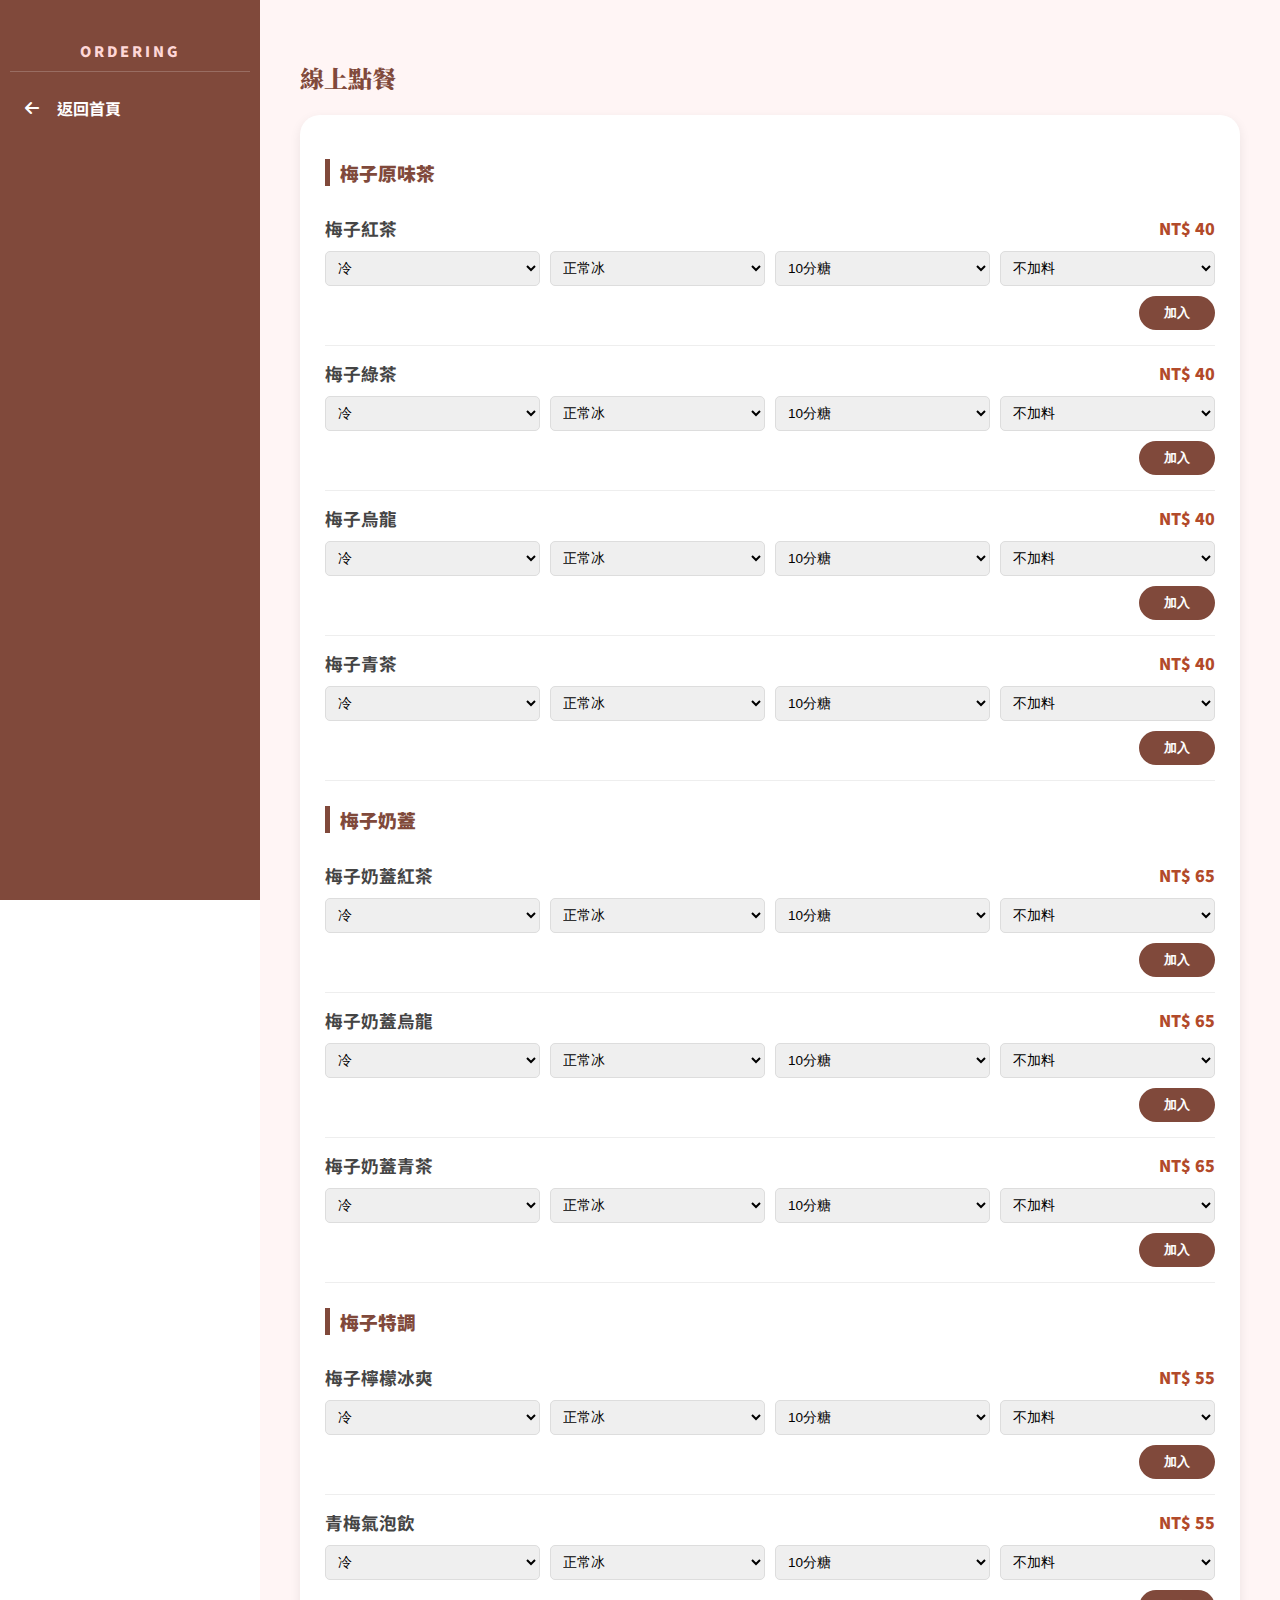
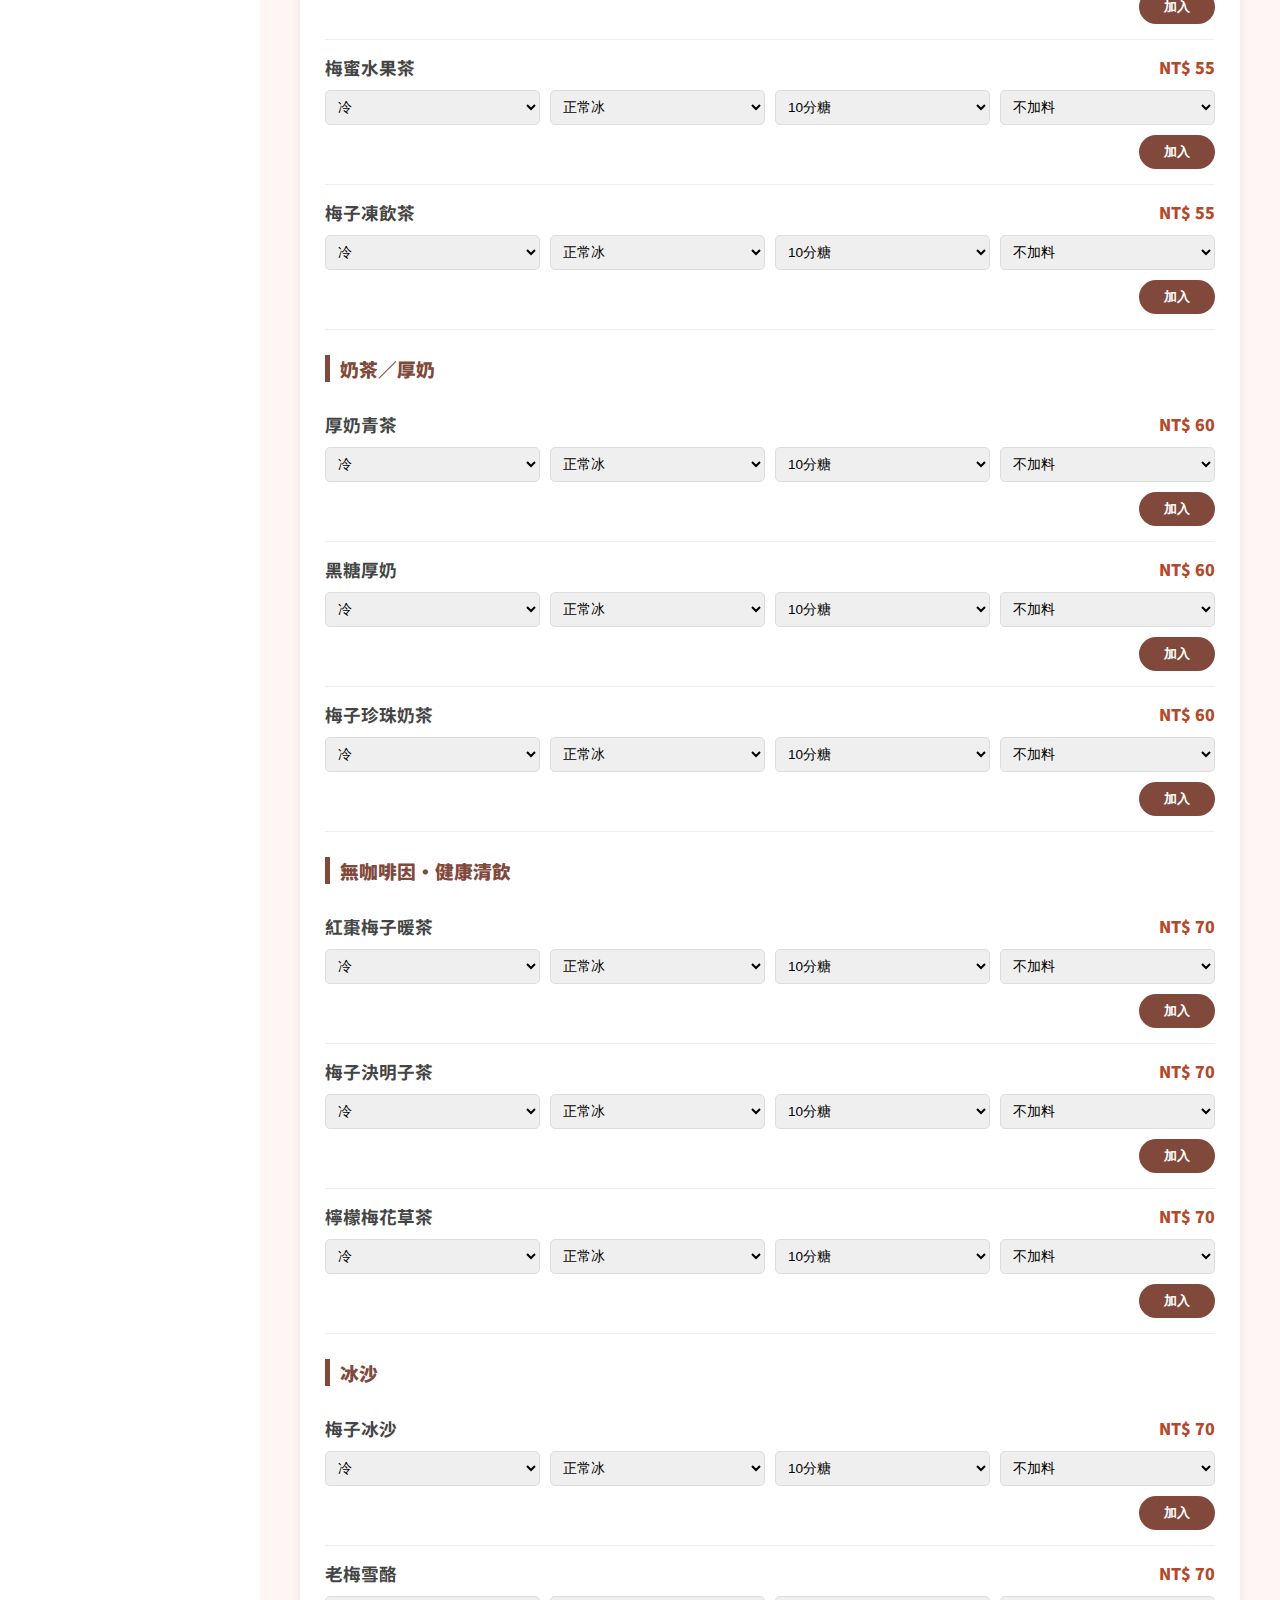
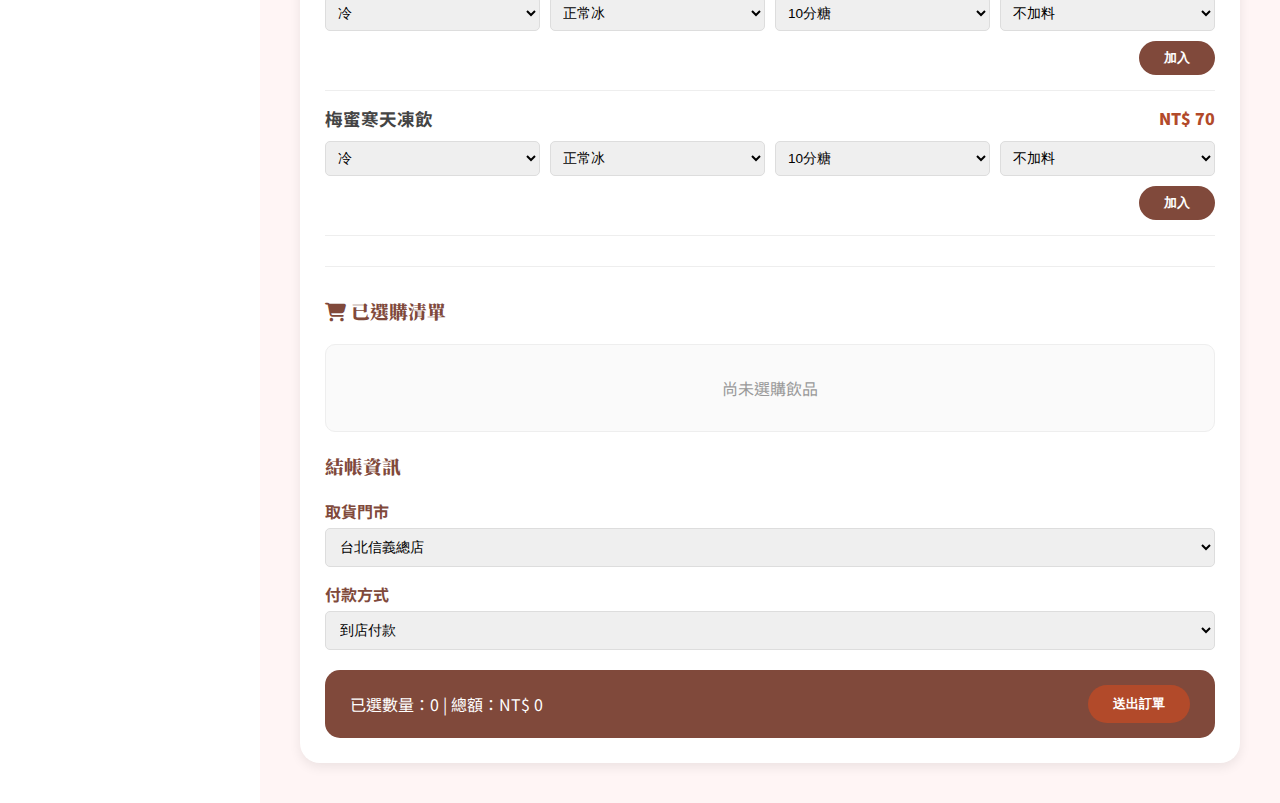
<file: product_list.html>
<!DOCTYPE html>
<html lang="zh-Hant">
<head>
    <meta charset="utf-8" />
    <meta name="viewport" content="width=device-width, initial-scale=1" />
    <title>線上點餐 | 梅間茶屋</title>
    <link rel="stylesheet" href="https://cdnjs.cloudflare.com/ajax/libs/font-awesome/6.5.0/css/all.min.css">
    <link href="https://fonts.googleapis.com/css2?family=Noto+Serif+TC:wght@900&display=swap" rel="stylesheet">
    <link rel="stylesheet" href="style2.css">
    <style>
        /* 點餐頁面專用樣式 */
        .order-container { background: #fff; padding: 25px; border-radius: 20px; box-shadow: 0 4px 12px rgba(0,0,0,0.08); }
        .menu-category { margin-bottom: 25px; }
        .category-title { border-left: 5px solid #80493B; padding-left: 10px; margin-bottom: 15px; color: #80493B; font-weight: 900; }
        
        .item-card { border-bottom: 1px solid #eee; padding: 15px 0; }
        .item-header { display: flex; justify-content: space-between; align-items: flex-start; margin-bottom: 10px; }
        .item-name { font-weight: 700; color: #444; font-size: 1.1rem; }
        .item-price { color: #b24a2a; font-weight: 900; }

        .options-grid { 
            display: grid; 
            grid-template-columns: repeat(auto-fit, minmax(120px, 1fr)); 
            gap: 10px; 
            margin-bottom: 10px; 
        }
        .opt-select { width: 100%; padding: 8px; border: 1px solid #ddd; border-radius: 5px; font-size: 0.85rem; height: auto; }

        .add-btn { background: #80493B; color: #fff; border: none; padding: 8px 25px; border-radius: 50px; cursor: pointer; float: right; transition: 0.3s; font-weight: bold; }
        .add-btn:hover { background: #b24a2a; }

        /* 購物車詳細清單樣式 */
        .cart-details { margin: 20px 0; padding: 15px; background: #fafafa; border-radius: 10px; border: 1px solid #eee; }
        .cart-item-row { display: flex; justify-content: space-between; align-items: center; padding: 8px 0; border-bottom: 1px dashed #ddd; font-size: 0.9rem; }
        .cart-item-row:last-child { border-bottom: none; }
        .cart-item-info { color: #666; font-size: 0.8rem; }
        .remove-item-btn { color: #ccc; cursor: pointer; margin-left: 10px; transition: 0.3s; }
        .remove-item-btn:hover { color: #b24a2a; }

        .cart-fixed-bottom { background: #80493B; color: #fff; padding: 15px 25px; border-radius: 15px; margin-top: 20px; display: flex; justify-content: space-between; align-items: center; }
        .submit-all-btn { background: #b24a2a; color: white; border: none; padding: 10px 25px; border-radius: 50px; font-weight: 900; cursor: pointer; }
        
        .form-group { margin-bottom: 15px; }
        .form-group label { display: block; margin-bottom: 5px; font-weight: bold; color: #80493B; }
    </style>
</head>
<body>

    <header class="mobile-nav-header">
        <div class="mobile-logo">梅間茶屋</div>
        <button id="burger-toggle" class="burger-btn"><i class="fa-solid fa-bars"></i></button>
    </header>

    <aside class="site-aside" id="site-aside">
        <nav>
            <ul class="main-menu">
                <li class="menu-label">ORDERING</li>
                <li><a href="index.html"><i class="fa-solid fa-arrow-left"></i>返回首頁</a></li>
            </ul>
        </nav>
    </aside>

    <div class="content-wrapper">
        <main class="site-main">
            <h2 class="section-title">線上點餐</h2>
            
            <div class="order-container">
                <div id="menu-items-list">
                    </div>

                <hr style="margin: 30px 0; border: 0; border-top: 1px solid #eee;">
                
                <h3 class="section-title"><i class="fa-solid fa-cart-shopping"></i> 已選購清單</h3>
                <div class="cart-details" id="cart-list-display">
                    <p style="color: #999; text-align: center;">尚未選購飲品</p>
                </div>

                <h3 class="section-title">結帳資訊</h3>
                <div class="form-group">
                    <label>取貨門市</label>
                    <select id="store-id" class="opt-select" style="padding:10px;">
                        <option>台北信義總店</option>
                        <option>台中勤美分店</option>
                    </select>
                </div>
                <div class="form-group">
                    <label>付款方式</label>
                    <select id="pay-id" class="opt-select" style="padding:10px;">
                        <option>到店付款</option>
                        <option>Line Pay</option>
                        <option>線上刷卡</option>
                    </select>
                </div>

                <div class="cart-fixed-bottom">
                    <div>已選數量：<span id="cart-count">0</span> | 總額：NT$ <span id="cart-total">0</span></div>
                    <button class="submit-all-btn" onclick="sendOrder()">送出訂單</button>
                </div>
            </div>
        </main>
    </div>

    <script>
        const menuData = [
            { cat: "梅子原味茶", items: ["梅子紅茶", "梅子綠茶", "梅子烏龍", "梅子青茶"], price: 40 },
            { cat: "梅子奶蓋", items: ["梅子奶蓋紅茶", "梅子奶蓋烏龍", "梅子奶蓋青茶"], price: 65 },
            { cat: "梅子特調", items: ["梅子檸檬冰爽", "青梅氣泡飲", "梅蜜水果茶", "梅子凍飲茶"], price: 55 },
            { cat: "奶茶／厚奶", items: ["厚奶青茶", "黑糖厚奶", "梅子珍珠奶茶"], price: 60 },
            { cat: "無咖啡因・健康清飲", items: ["紅棗梅子暖茶", "梅子決明子茶", "檸檬梅花草茶"], price: 70 },
            { cat: "冰沙", items: ["梅子冰沙", "老梅雪酪", "梅蜜寒天凍飲"], price: 70 }
        ];

        let cart = [];

        function initMenu() {
            const list = document.getElementById('menu-items-list');
            menuData.forEach(group => {
                let html = `<div class="menu-category"><h3 class="category-title">${group.cat}</h3>`;
                group.items.forEach(itemName => {
                    html += `
                    <div class="item-card">
                        <div class="item-header">
                            <span class="item-name">${itemName}</span>
                            <span class="item-price">NT$ ${group.price}</span>
                        </div>
                        <div class="options-grid">
                            <select class="opt-select temp-sel">
                                <option value="冷">冷</option><option value="熱">熱</option>
                            </select>
                            <select class="opt-select ice-sel">
                                <option value="正常冰">正常冰</option><option value="少冰">少冰</option><option value="微冰">微冰</option><option value="去冰">去冰</option>
                            </select>
                            <select class="opt-select sugar-sel">
                                <option value="10分糖">10分糖</option><option value="7分糖">7分糖</option><option value="5分糖">5分糖</option><option value="3分糖">3分糖</option><option value="1分糖">1分糖</option>
                            </select>
                            <select class="opt-select topping-sel">
                                <option value="0">不加料</option>
                                <option value="10">珍珠 (+10元)</option>
                                <option value="15">梅子凍 (+15元)</option>
                                <option value="15">梅子粉粿 (+15元)</option>
                            </select>
                        </div>
                        <button class="add-btn" onclick="addToCart('${itemName}', ${group.price}, this)">加入</button>
                        <div style="clear:both;"></div>
                    </div>`;
                });
                html += group.cat === "冰沙" ? "" : "</div>"; 
                list.innerHTML += html;
            });
        }

        function addToCart(name, basePrice, btn) {
            const card = btn.parentElement;
            const temp = card.querySelector('.temp-sel').value;
            const ice = card.querySelector('.ice-sel').value;
            const sugar = card.querySelector('.sugar-sel').value;
            const toppingSelect = card.querySelector('.topping-sel');
            const toppingPrice = parseInt(toppingSelect.value);
            const toppingName = toppingSelect.options[toppingSelect.selectedIndex].text;
            const finalPrice = basePrice + toppingPrice;

            cart.push({ name, price: finalPrice, temp, ice, sugar, topping: toppingPrice > 0 ? toppingName : "無加料" });
            updateUI();
        }

        function removeFromCart(index) {
            cart.splice(index, 1);
            updateUI();
        }

        function updateUI() {
            const cartList = document.getElementById('cart-list-display');
            const countSpan = document.getElementById('cart-count');
            const totalSpan = document.getElementById('cart-total');

            if (cart.length === 0) {
                cartList.innerHTML = '<p style="color: #999; text-align: center;">尚未選購飲品</p>';
            } else {
                cartList.innerHTML = cart.map((item, index) => `
                    <div class="cart-item-row">
                        <div>
                            <strong>${item.name}</strong> <span class="cart-item-info">(${item.temp}/${item.ice}/${item.sugar}/${item.topping})</span>
                        </div>
                        <div>
                            <span>NT$ ${item.price}</span>
                            <i class="fa-solid fa-trash-can remove-item-btn" onclick="removeFromCart(${index})"></i>
                        </div>
                    </div>
                `).join('');
            }

            countSpan.innerText = cart.length;
            totalSpan.innerText = cart.reduce((sum, item) => sum + item.price, 0);
        }

        function sendOrder() {
            if(cart.length === 0) return alert("購物車目前是空的！");
            alert(`訂單已成功送出！共 ${cart.length} 杯，總金額 NT$ ${document.getElementById('cart-total').innerText}`);
            cart = [];
            updateUI();
        }

        initMenu();
        document.getElementById('burger-toggle').onclick = () => document.getElementById('site-aside').classList.toggle('active');
    </script>
</body>
</html>
</file>
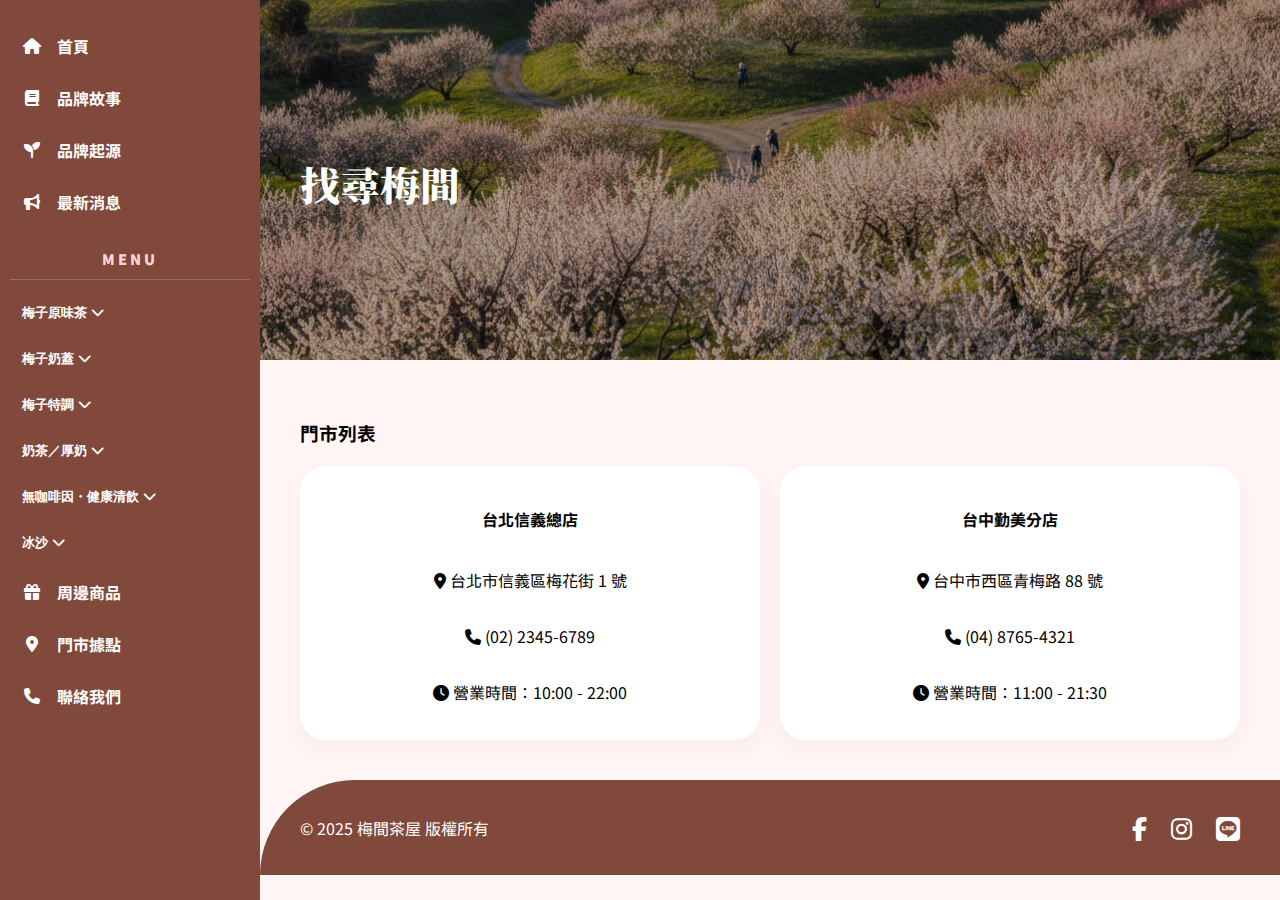
<file: stores.html>
<!DOCTYPE html>
<html lang="zh-Hant">
<head>
    <meta charset="utf-8" />
    <meta name="viewport" content="width=device-width, initial-scale=1" />
    <title>門市據點 | 梅間茶屋</title>
    <link rel="stylesheet" href="https://cdnjs.cloudflare.com/ajax/libs/font-awesome/6.5.0/css/all.min.css">
    <link rel="stylesheet" href="style2.css">
</head>
<body>

    <aside class="site-aside">
        <nav>
            <ul>
                <li><a href="index.html"><i class="fa-solid fa-house"></i> 首頁</a></li>
                <li><a href="about.html"><i class="fa-solid fa-book"></i> 品牌故事</a></li>
                <li><a href="origin.html"><i class="fa-solid fa-seedling"></i> 品牌起源</a></li>
                <li><a href="news.html"><i class="fa-solid fa-bullhorn"></i> 最新消息</a></li>
                
                <li class="menu-label">MENU</li>

                <li class="menu-group">
                    <button class="menu-toggle">梅子原味茶 <i class="fa-solid fa-chevron-down"></i></button>
                    <ul class="submenu">
                        <li><a href="product_redtea.html">梅子紅茶</a></li>
                        <li><a href="product_greentea.html">梅子綠茶</a></li>
                        <li><a href="product_oolong.html">梅子烏龍</a></li>
                        <li><a href="product_qingcha.html">梅子青茶</a></li>
                    </ul>
                </li>

                <li class="menu-group">
                    <button class="menu-toggle">梅子奶蓋 <i class="fa-solid fa-chevron-down"></i></button>
                    <ul class="submenu">
                        <li><a href="milkcap_redtea.html">梅子奶蓋紅茶</a></li>
                        <li><a href="milkcap_oolong.html">梅子奶蓋烏龍</a></li>
                        <li><a href="milkcap_qingcha.html">梅子奶蓋青茶</a></li>
                    </ul>
                </li>

                <li class="menu-group">
                    <button class="menu-toggle">梅子特調 <i class="fa-solid fa-chevron-down"></i></button>
                    <ul class="submenu">
                        <li><a href="special_lemon.html">梅子檸檬冰爽</a></li>
                        <li><a href="special_bubble.html">青梅氣泡飲</a></li>
                        <li><a href="special_fruittea.html">梅蜜水果茶</a></li>
                        <li><a href="special_jelly.html">梅子凍飲茶</a></li>
                    </ul>
                </li>

                <li class="menu-group">
                    <button class="menu-toggle">奶茶／厚奶 <i class="fa-solid fa-chevron-down"></i></button>
                    <ul class="submenu">
                        <li><a href="thick_milk_qingcha.html">厚奶青茶</a></li>
                        <li><a href="thick_milk_brown.html">黑糖厚奶</a></li>
                        <li><a href="thick_milk_pearl.html">梅子珍珠奶茶</a></li>
                    </ul>
                </li>

                <li class="menu-group">
                    <button class="menu-toggle">無咖啡因・健康清飲 <i class="fa-solid fa-chevron-down"></i></button>
                    <ul class="submenu">
                        <li><a href="health_warm.html">紅棗梅子暖茶</a></li>
                        <li><a href="health_cassia.html">梅子決明子茶</a></li>
                        <li><a href="health_herb.html">檸檬梅花草茶</a></li>
                    </ul>
                </li>

                <li class="menu-group">
                    <button class="menu-toggle">冰沙 <i class="fa-solid fa-chevron-down"></i></button>
                    <ul class="submenu">
                        <li><a href="slush_plum.html">梅子冰沙</a></li>
                        <li><a href="slush_sorbet.html">老梅雪酪</a></li>
                        <li><a href="slush_jelly.html">梅蜜寒天凍飲</a></li>
                    </ul>
                </li>

                <li><a href="merch.html"><i class="fa-solid fa-gift"></i> 周邊商品</a></li>
                <li><a href="stores.html"><i class="fa-solid fa-map-marker-alt"></i> 門市據點</a></li>
                <li><a href="contact.html"><i class="fa-solid fa-phone"></i> 聯絡我們</a></li>
            </ul>
        </nav>
    </aside>

    <div class="content-wrapper">
        <header class="site-header">
            <div class="banner">
                <div class="banner-inner">
                    <h1 class="slogan">找尋梅間</h1>
                </div>
            </div>
        </header>

        <main class="site-main">
            <section class="product-area">
                <header class="section-head">
                    <h3>門市列表</h3>
                </header>
                <div class="product-grid" style="display: grid; grid-template-columns: repeat(2, 1fr); gap: 20px; margin-top: 20px;">
                    <article class="card" style="text-align: left;">
                        <h4>台北信義總店</h4>
                        <div class="divider"></div>
                        <p><i class="fa-solid fa-location-dot"></i> 台北市信義區梅花街 1 號</p>
                        <p><i class="fa-solid fa-phone"></i> (02) 2345-6789</p>
                        <p><i class="fa-solid fa-clock"></i> 營業時間：10:00 - 22:00</p>
                    </article>
                    <article class="card" style="text-align: left;">
                        <h4>台中勤美分店</h4>
                        <div class="divider"></div>
                        <p><i class="fa-solid fa-location-dot"></i> 台中市西區青梅路 88 號</p>
                        <p><i class="fa-solid fa-phone"></i> (04) 8765-4321</p>
                        <p><i class="fa-solid fa-clock"></i> 營業時間：11:00 - 21:30</p>
                    </article>
                </div>
            </section>
        </main>

        <footer class="site-footer">
            <div class="footer-left">
                &copy; 2025 梅間茶屋 版權所有
            </div>
            <div class="footer-right">
                <a href="https://facebook.com" target="_blank" aria-label="Facebook"><i class="fab fa-facebook-f"></i></a>
                <a href="https://instagram.com" target="_blank" aria-label="Instagram"><i class="fab fa-instagram"></i></a>
                <a href="https://line.me" target="_blank" aria-label="Line"><i class="fab fa-line"></i></a>
            </div>
        </footer>
    </div>

    <script>
        document.querySelectorAll('.menu-toggle').forEach(button => {
            button.addEventListener('click', function() {
                this.classList.toggle('active');
                const submenu = this.nextElementSibling;
                if (submenu.style.maxHeight) {
                    submenu.style.maxHeight = null;
                } else {
                    submenu.style.maxHeight = submenu.scrollHeight + "px";
                }
            });
        });
    </script>
</body>
</html>
</file>
<file: style2.css>
@import url('https://fonts.googleapis.com/css2?family=Noto+Sans+TC:wght@500;700;900&family=Noto+Serif+TC:wght@900&display=swap');

:root {
    --primary-brown: #80493B;
    --accent-red: #b24a2a;
    --soft-pink: #fff5f5;
    --white: #ffffff;
}

* { box-sizing: border-box; }

body {
    margin: 0;
    font-family: "微軟正黑體", "Noto Sans TC", sans-serif;
    display: flex;
    min-height: 100vh;
    background-color: var(--white);
    -webkit-font-smoothing: antialiased;
}

/* 加載動畫 */
#loading-screen {
    position: fixed; inset: 0; background: #faf8f5;
    display: flex; justify-content: center; align-items: center;
    z-index: 10000; transition: opacity 0.5s;
}
.drink-loader-container {
    position: relative; font-size: 80px; width: 100px; height: 100px; margin: 0 auto 15px;
}
.loading-icon-bg { color: #e6e2de; position: absolute; left: 10px; }
.loading-icon-fill { 
    color: var(--accent-red); position: absolute; left: 10px;
    clip-path: inset(100% 0 0 0); 
}
#loading-text { font-weight: 900; color: var(--primary-brown); font-size: 1.5rem; text-align: center; }

/* 手機版導覽 */
.mobile-nav-header {
    display: none; position: fixed; top: 0; width: 100%; height: 60px;
    background: var(--primary-brown); z-index: 1001; padding: 0 20px;
    align-items: center; justify-content: space-between;
}
.mobile-logo { color: #fff; font-weight: 900; font-size: 1.2rem; }
.burger-btn { background: none; border: none; color: #fff; font-size: 24px; cursor: pointer; }

/* 側邊欄 */
.site-aside {
    width: 260px; background-color: var(--primary-brown);
    padding: 20px 10px; position: sticky; top: 0; height: 100vh;
    overflow-y: auto; transition: 0.3s ease-in-out;
}
.site-aside ul { list-style: none; padding: 0; margin: 0; }

.menu-label {
    padding: 20px 10px 10px; font-size: 0.9rem; color: #ffd7d7;
    font-weight: 900; letter-spacing: 3px; border-bottom: 1px solid rgba(255, 255, 255, 0.2);
    margin-bottom: 10px; text-align: center;
}

.site-aside a, .menu-toggle {
    text-decoration: none; color: #fff; display: flex; align-items: center;
    padding: 14px 12px; font-weight: 700; border-radius: 0; transition: 0.3s;
    background: transparent; border: none; width: 100%; cursor: pointer; text-align: left;
}

.site-aside i {
    margin-right: 15px; 
    width: 20px; text-align: center;
}

.site-aside a:hover, .menu-toggle:hover { 
    background: rgba(255, 255, 255, 0.1); transform: translateX(8px); 
}

.submenu {
    max-height: 0; overflow: hidden; transition: max-height 0.3s ease-out;
    background: rgba(0, 0, 0, 0.15); padding: 0; margin: 0;
}
.submenu li a { padding-left: 45px; font-size: 0.95rem; }

/* 內容區 */
.content-wrapper { flex: 1; display: flex; flex-direction: column; background: var(--soft-pink); }
.banner {
    height: 40vh; min-height: 300px;
    background: linear-gradient(rgba(0,0,0,0.3), rgba(0,0,0,0.3)), url("images/bannerbg.jpg") center/cover;
    display: flex; align-items: center; padding: 0 40px; color: #fff; position: relative;
}
.slogan { font-size: 2.5rem; font-weight: 900; font-family: 'Noto Serif TC', serif; margin-bottom: 20px; }

/* Banner 按鈕造型 */
.banner-buttons { display: flex; gap: 15px; }
.btn {
    padding: 8px 20px; border-radius: 50px; text-decoration: none;
    font-weight: 700; font-size: 0.9rem; border: 2px solid var(--white);
    color: var(--white) !important; transition: 0.3s;
}
.btn:hover { background: var(--white); color: var(--primary-brown) !important; }

/* 音樂播放器位置 */
.banner-controls { position: absolute; bottom: 20px; right: 40px; z-index: 3; }
.banner-audio { height: 35px; opacity: 0.8; }

.site-main { padding: 40px; }
.brand-article { background: #fff; padding: 40px; border-radius: 25px; margin-bottom: 40px; }
.section-title { font-family: 'Noto Serif TC', serif; font-weight: 900; color: var(--primary-brown); margin-bottom: 20px;}

/* --- 商品卡片修正區 --- */
.product-grid {
    display: grid; 
    grid-template-columns: repeat(auto-fill, minmax(280px, 1fr)); 
    gap: 30px;
}

.card { 
    background: #fff; 
    padding: 20px; 
    text-align: center; 
    border-radius: 25px; 
    box-shadow: 0 8px 20px rgba(128, 73, 59, 0.05);
    display: flex;
    flex-direction: column;
    align-items: center; /* 水平置中 */
    justify-content: space-between;
}

/* 建立一個容器來包圖片，確保它在中間 */
.card-img-container {
    width: 100%;
    height: 200px; /* 您可以根據需要調整高度 */
    display: flex;
    justify-content: center; /* 圖片水平置中 */
    align-items: center;     /* 圖片垂直置中 */
    margin: 15px 0;
    overflow: hidden;
}

.card img { 
    max-width: 100%; 
    max-height: 100%; 
    /* 修改點：使用 contain 確保圖片完整不被切掉 */
    object-fit: contain; 
    transition: transform 0.3s ease;
}

.card:hover img {
    transform: scale(1.1); /* 滑鼠碰到時微微放大，但不會被容器切掉 */
}

.prod-name { font-size: 1.1rem; color: var(--primary-brown); font-weight: 700; margin: 10px 0; }
.price { color: var(--accent-red); font-weight: 900; font-size: 1.2rem; margin: 0; }

/* --- 頁尾 --- */
.site-footer {
    background: var(--primary-brown); padding: 30px 40px;
    display: flex; justify-content: space-between; align-items: center; color: #fff;
    border-radius: 200px 0 0 0;
}
.footer-right a { color: #fff; font-size: 1.5rem; margin-left: 20px; text-decoration: none; }

@media (max-width: 992px) {
    body { flex-direction: column; }
    .mobile-nav-header { display: flex; }
    .site-aside {
        position: fixed; left: -260px; top: 60px;
        z-index: 1000; height: calc(100vh - 60px);
    }
    .site-aside.active { left: 0; }
    .content-wrapper { padding-top: 60px; }
}
</file>
